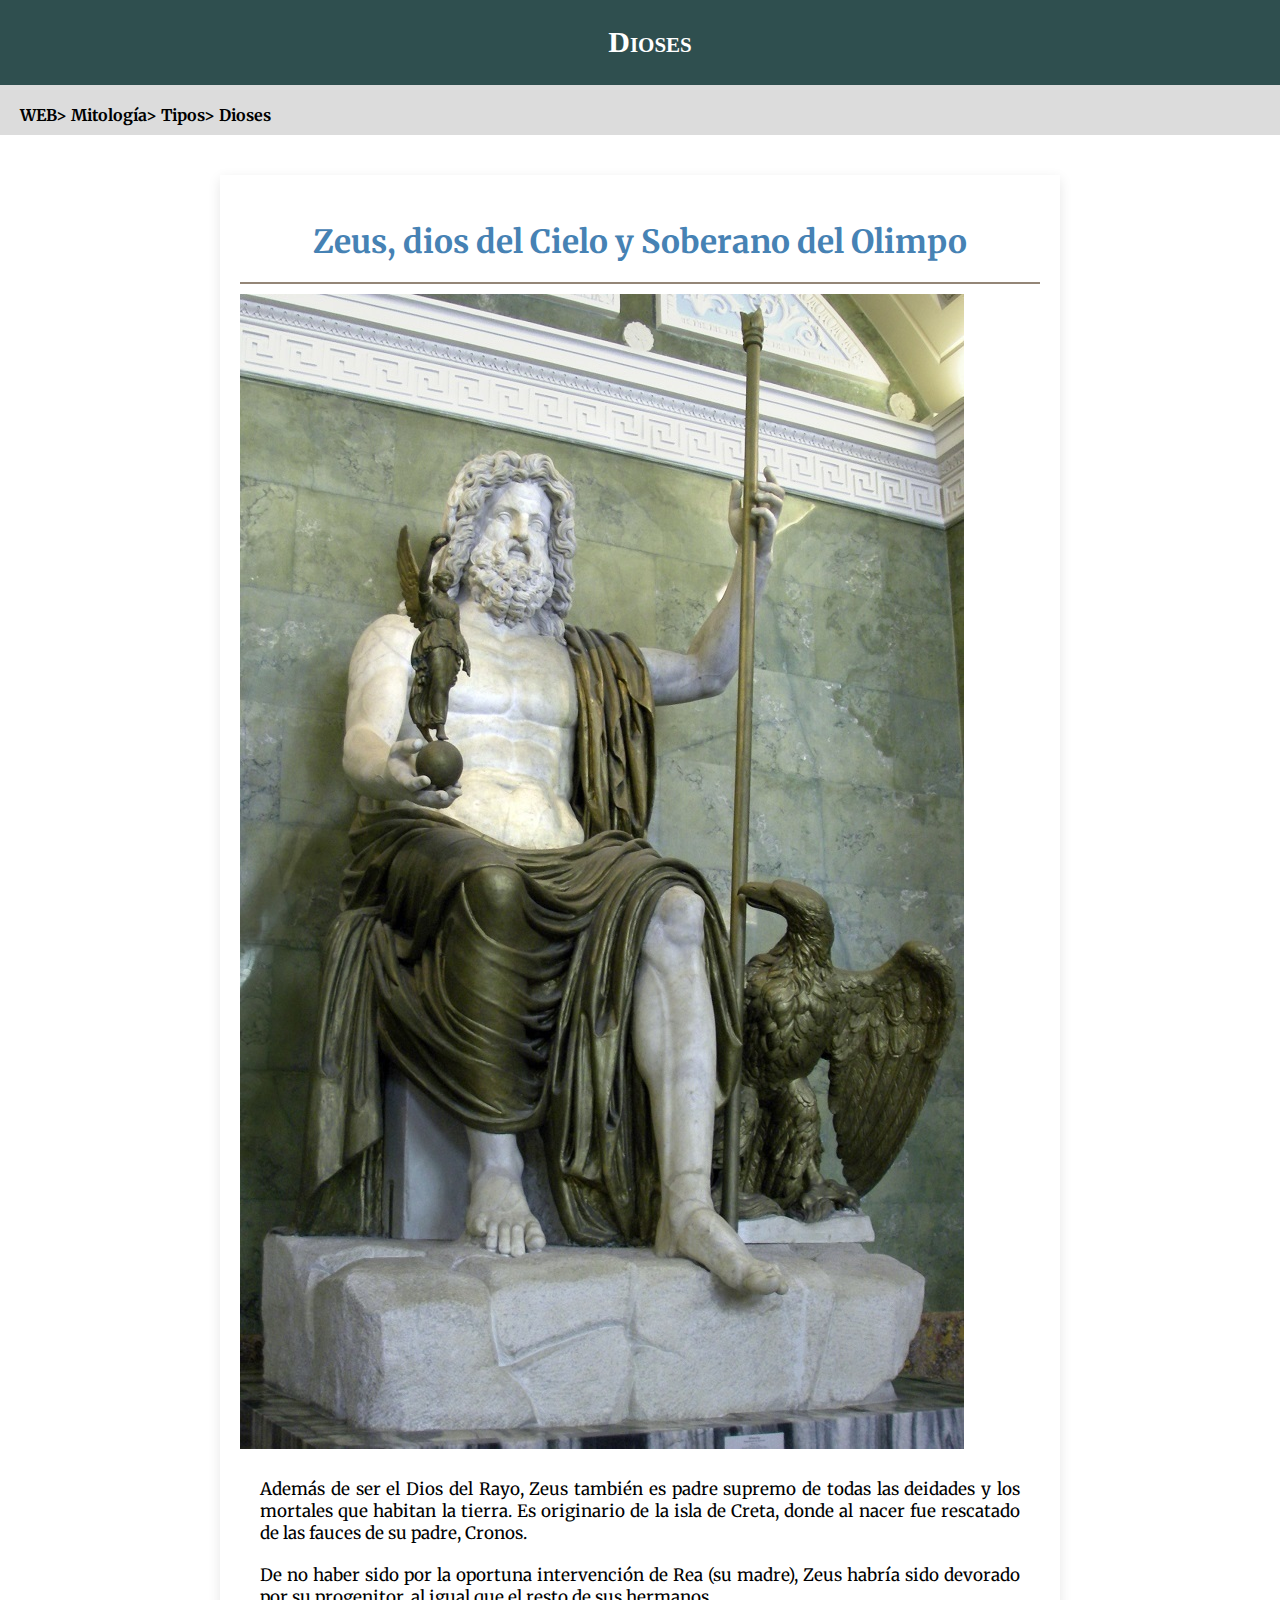
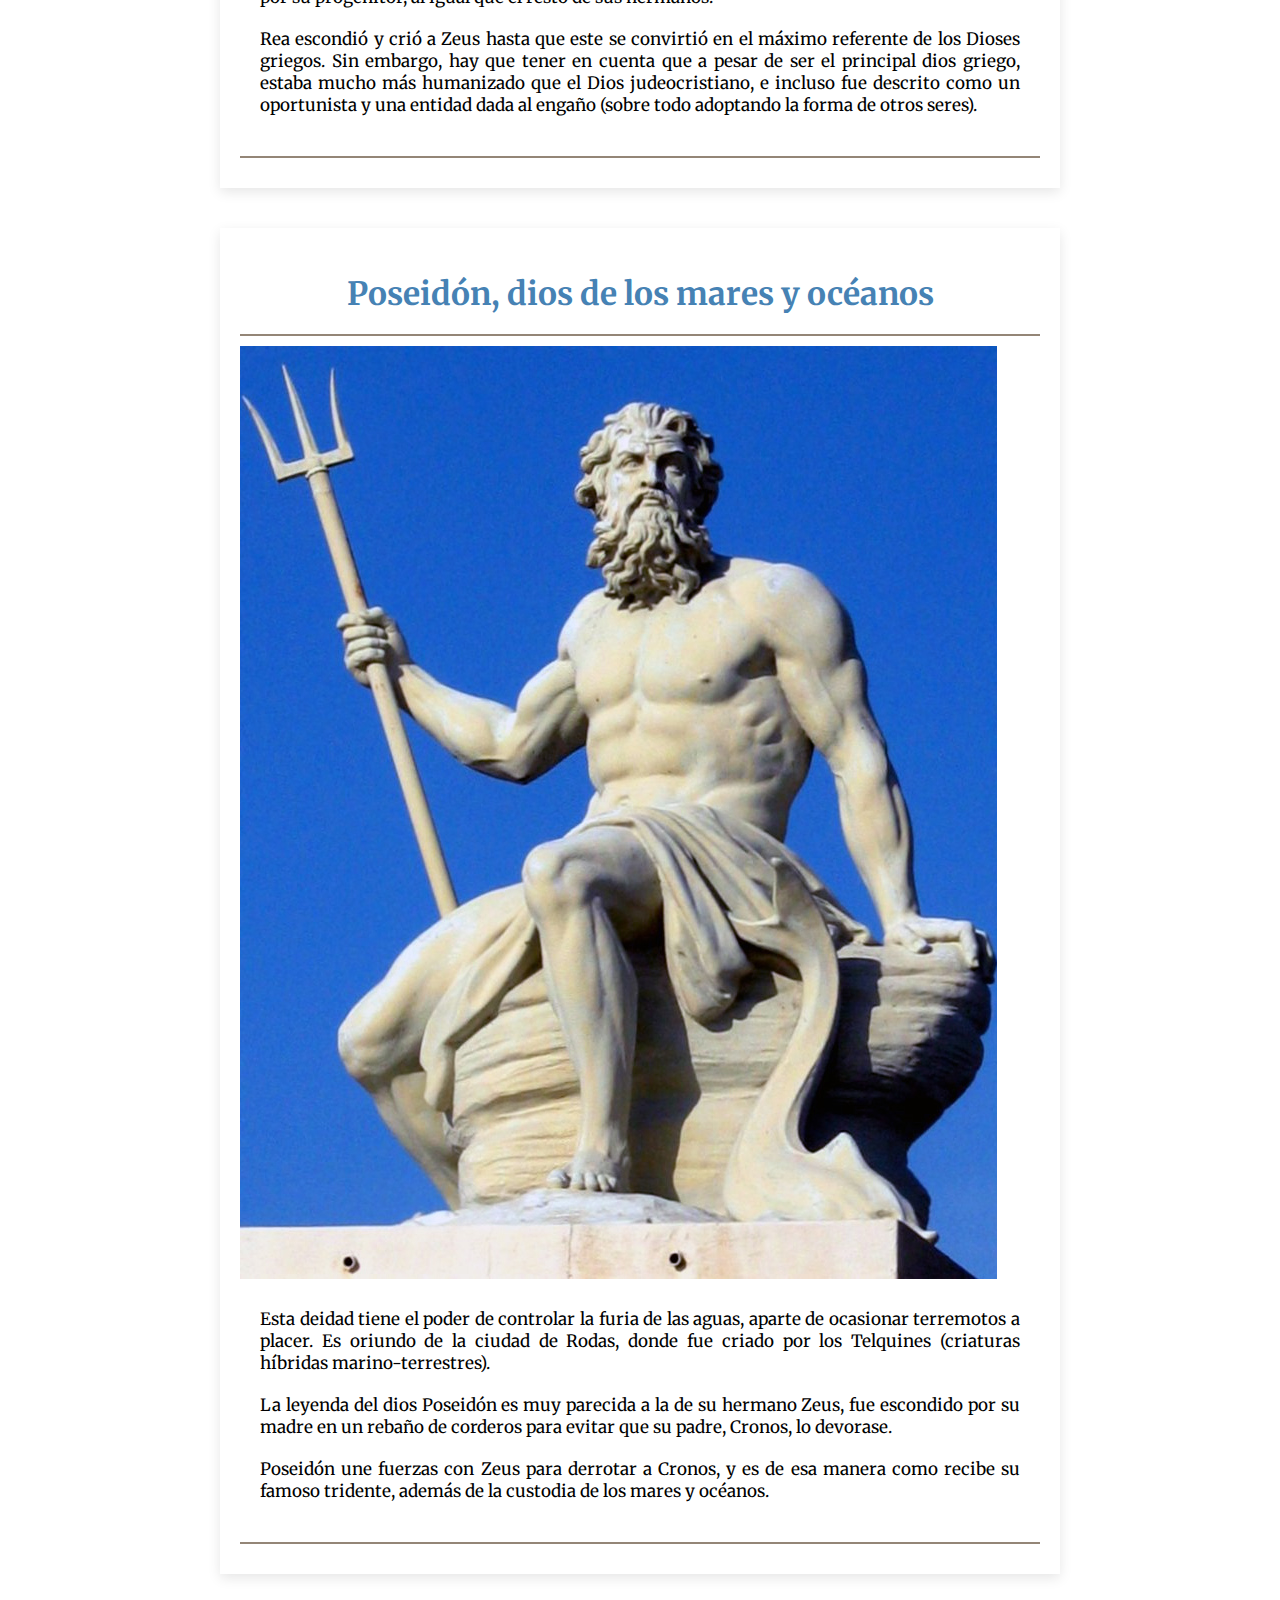
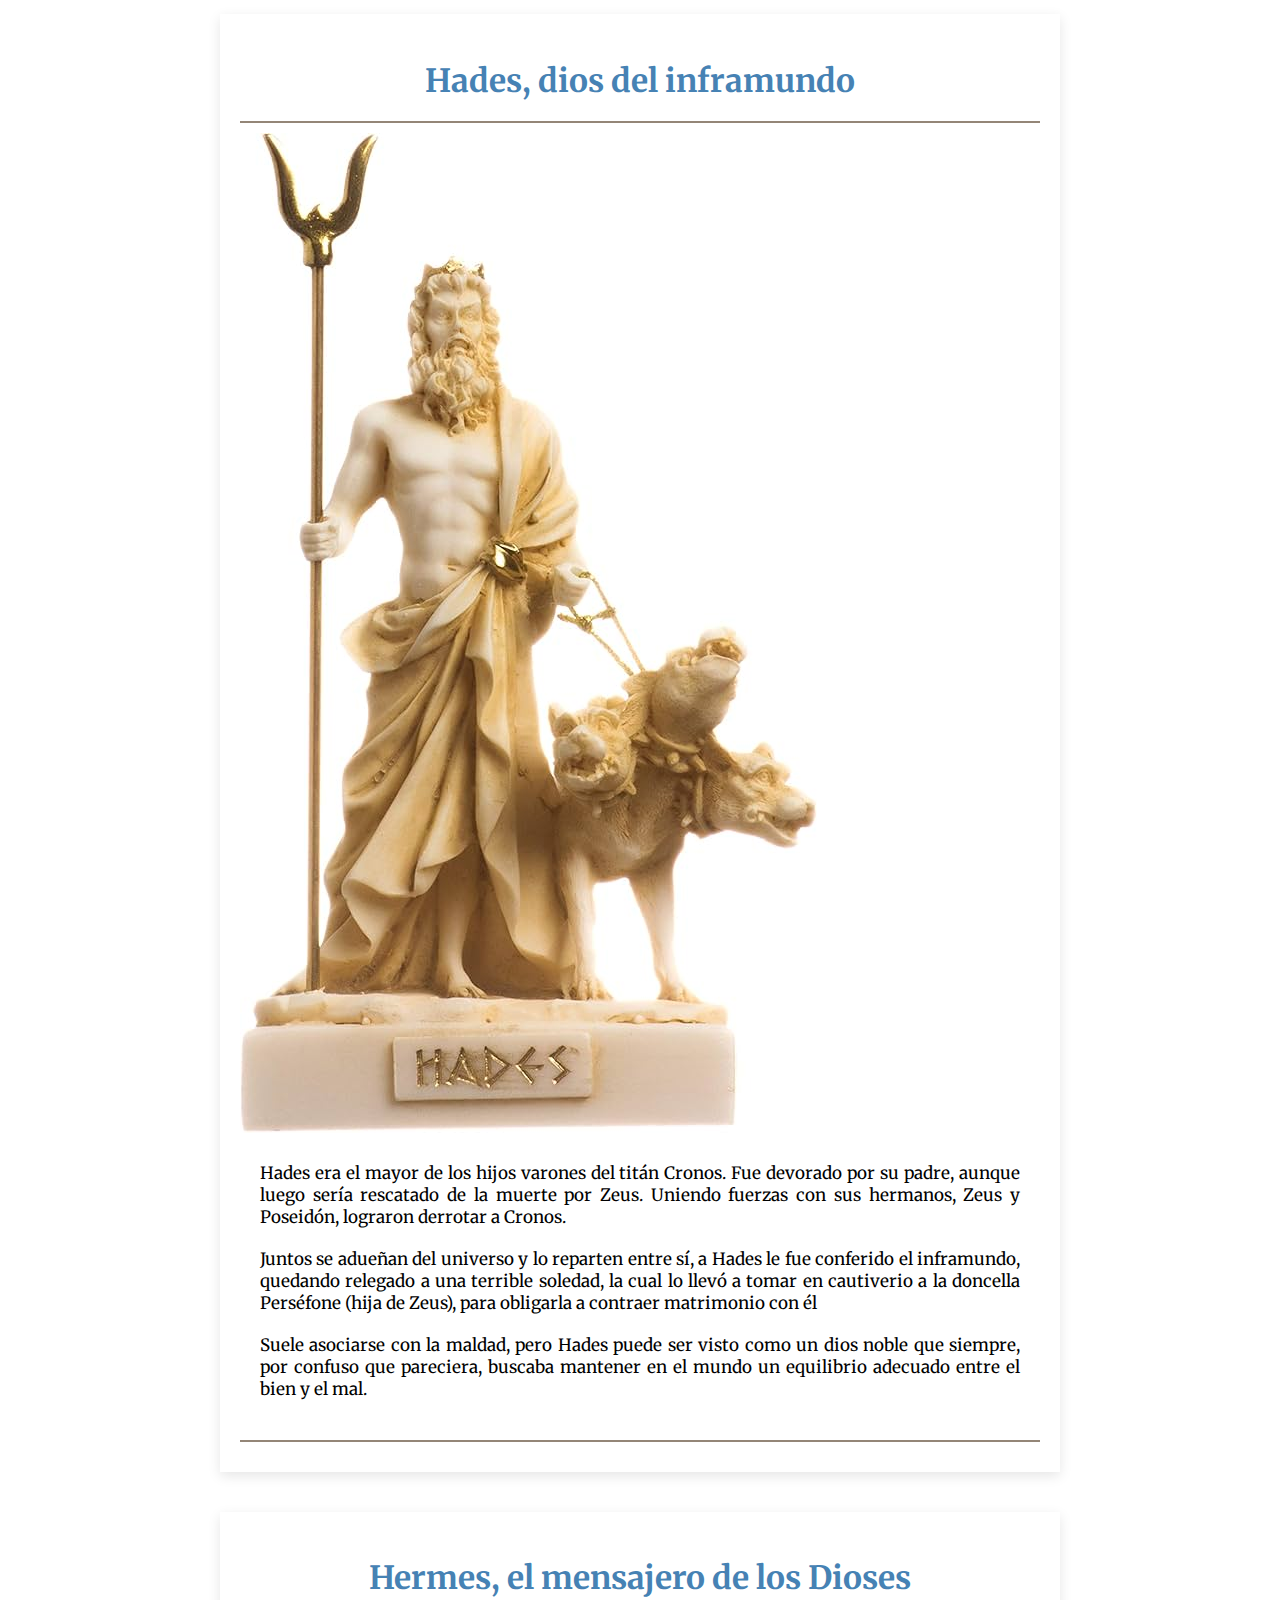
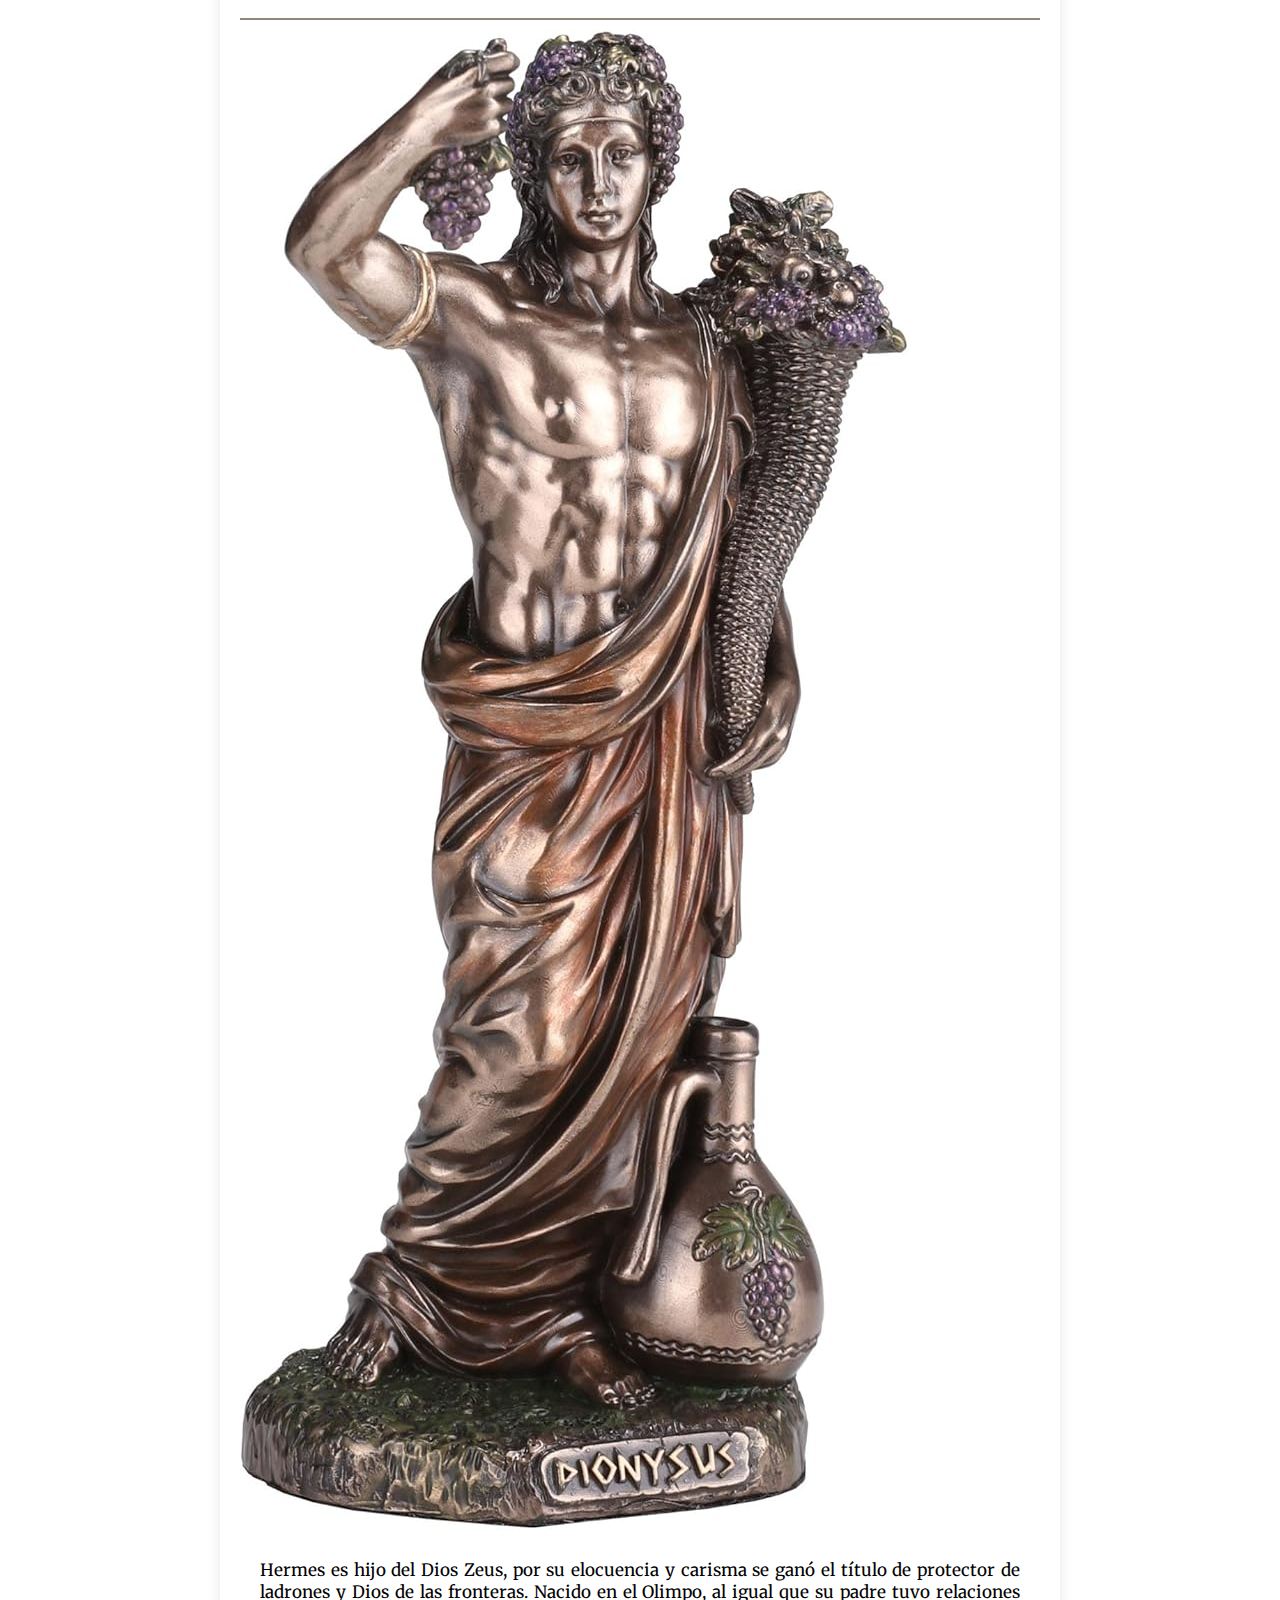
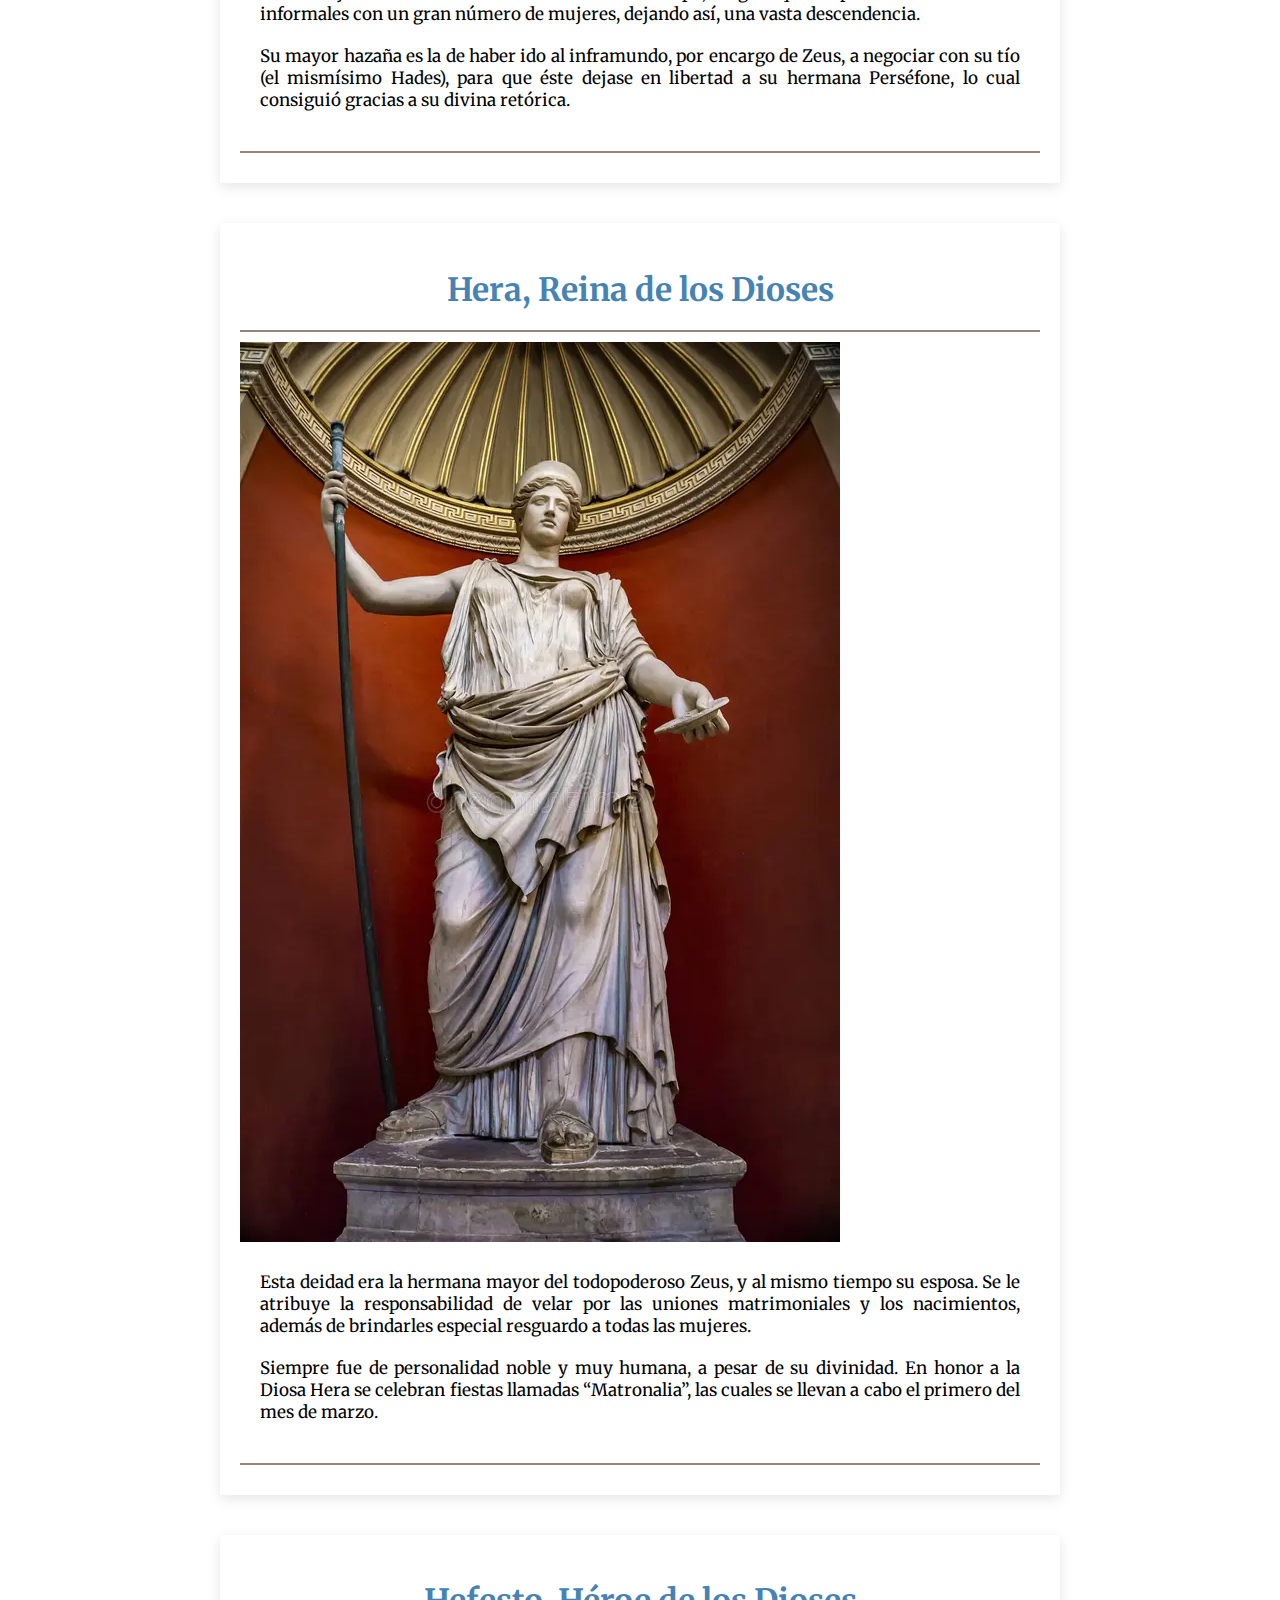
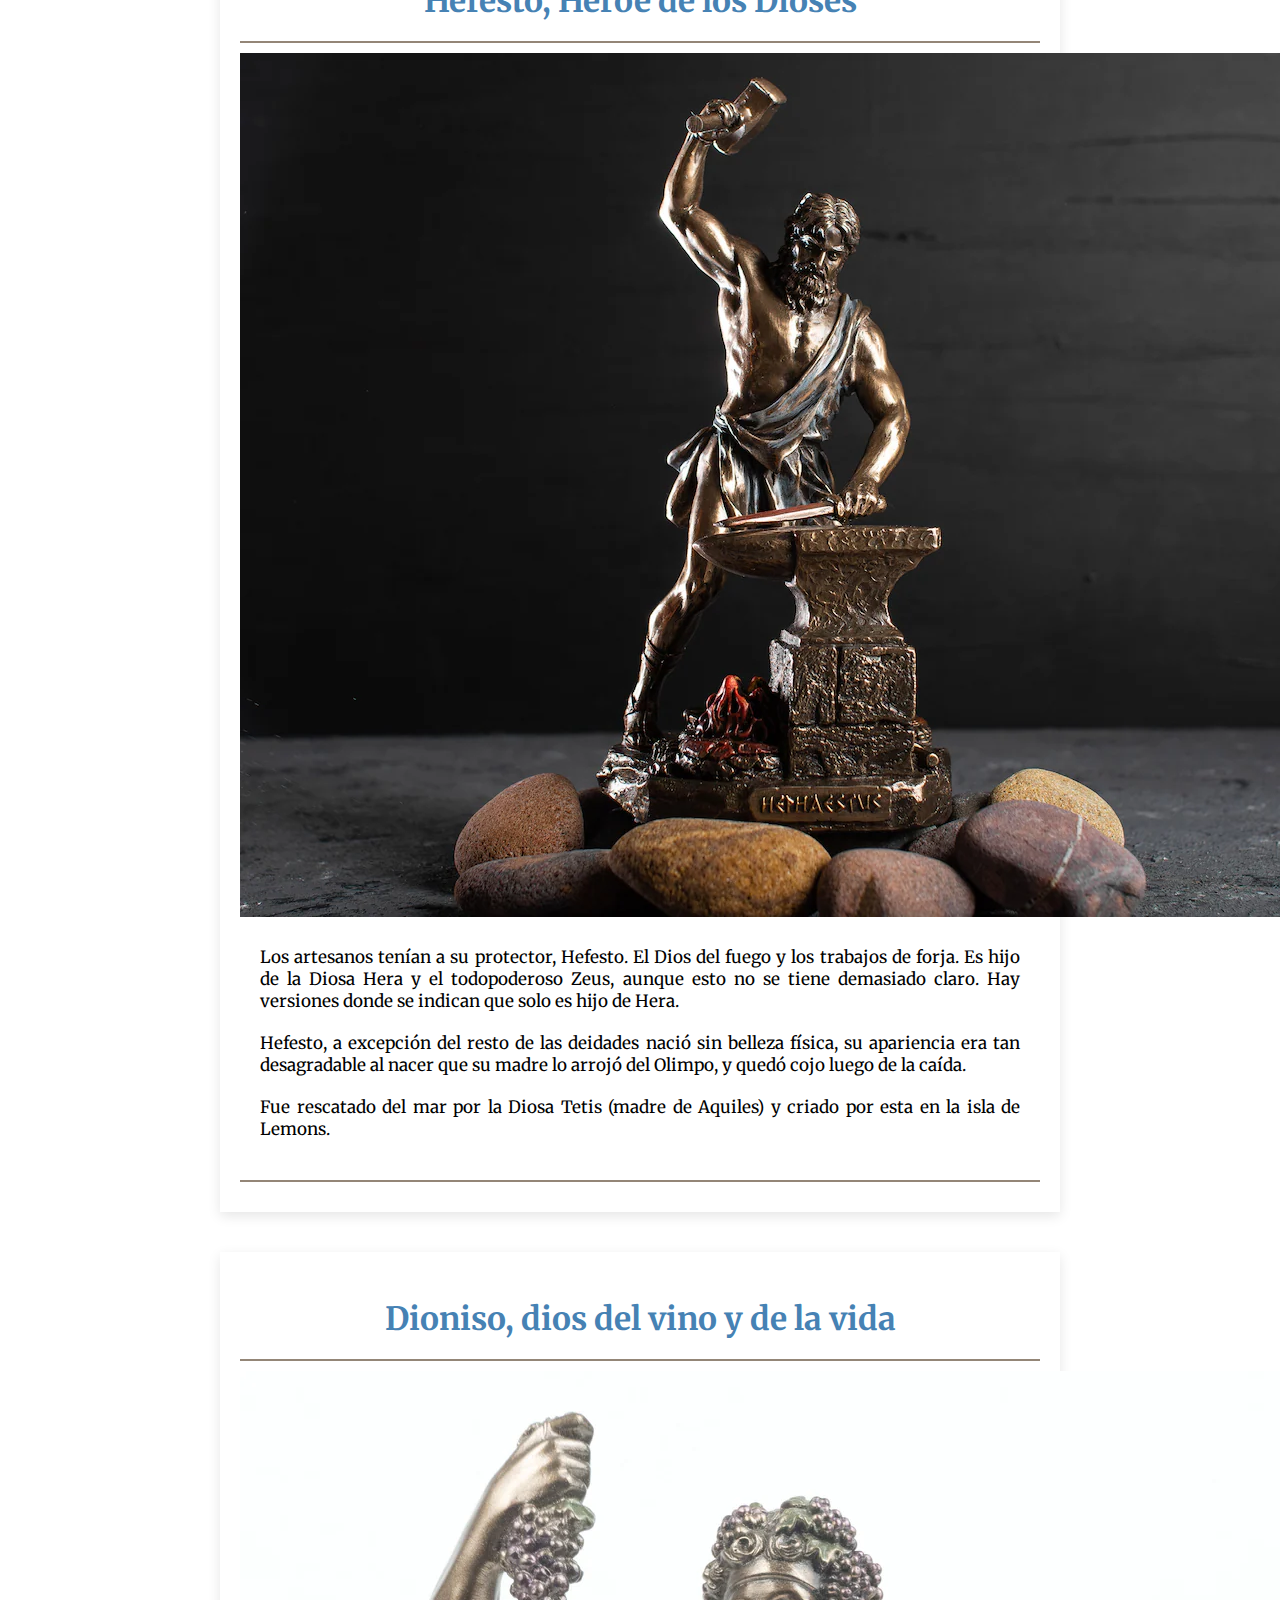
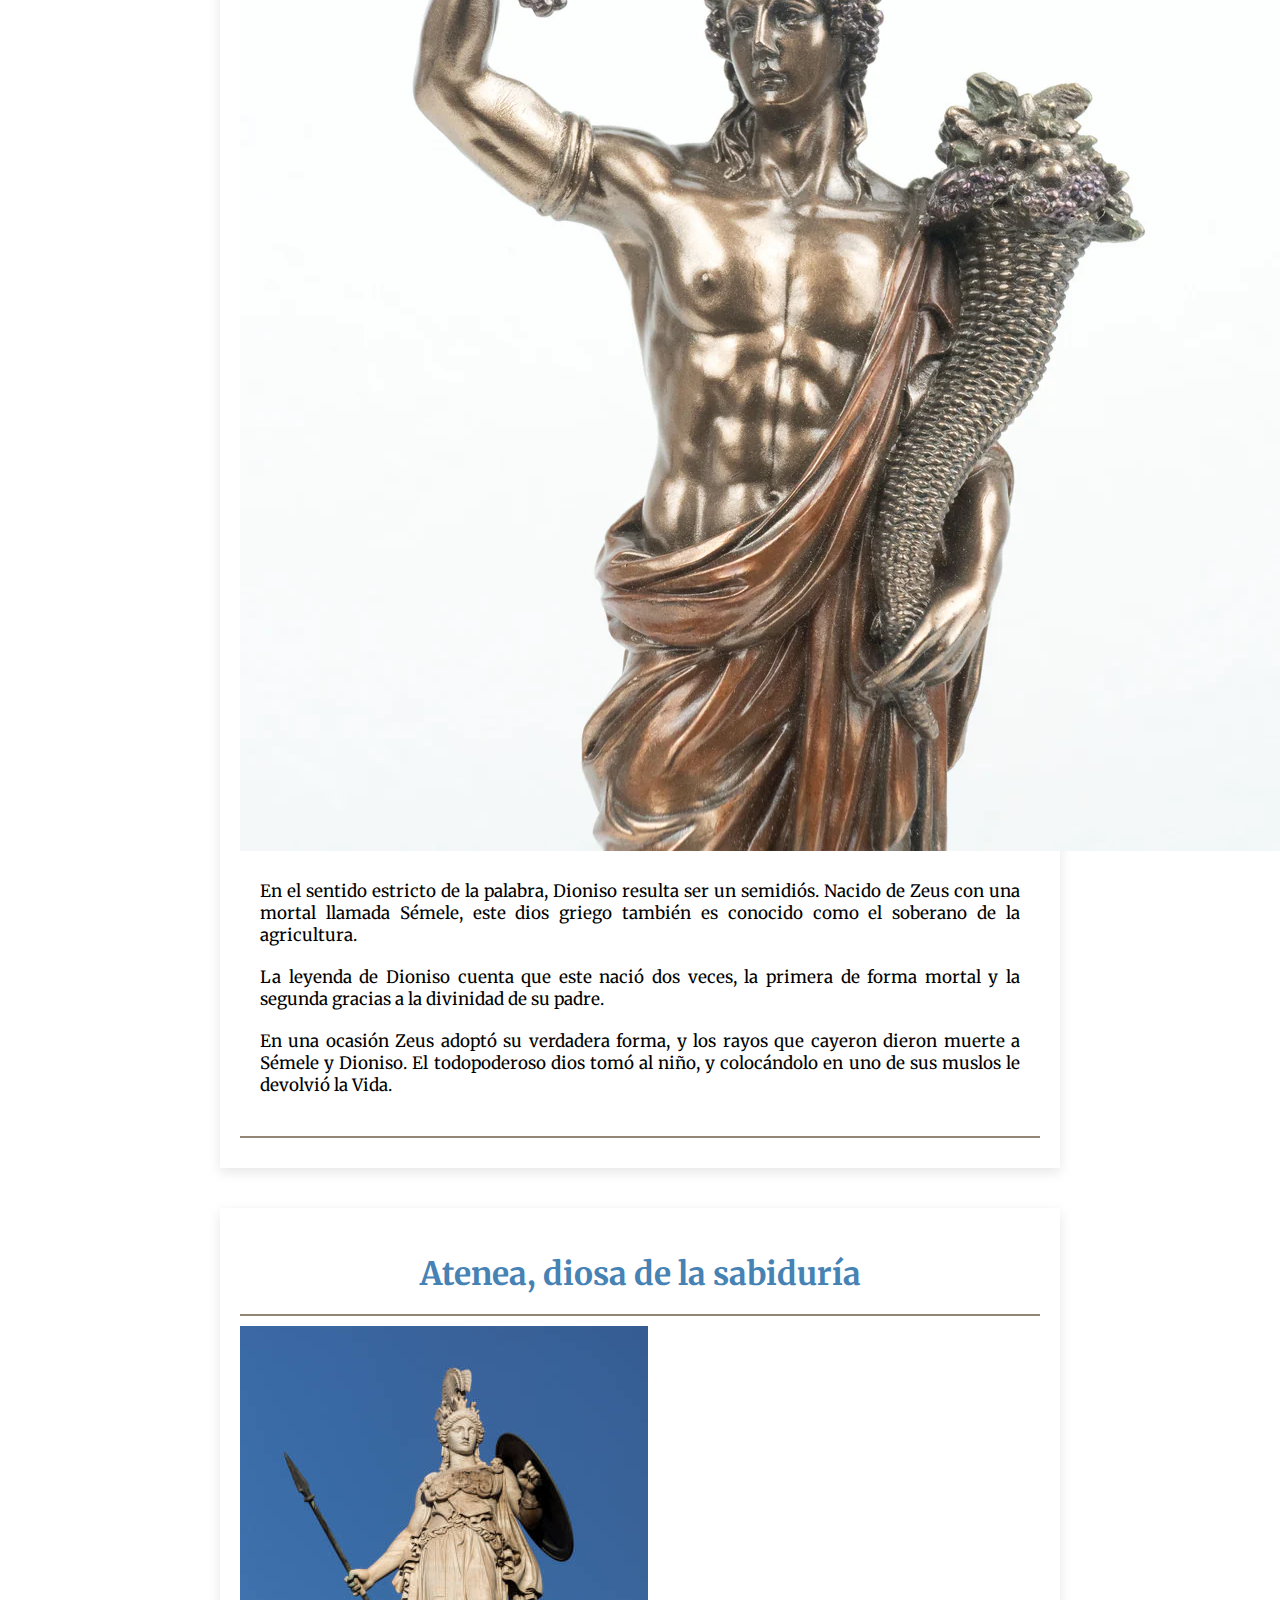
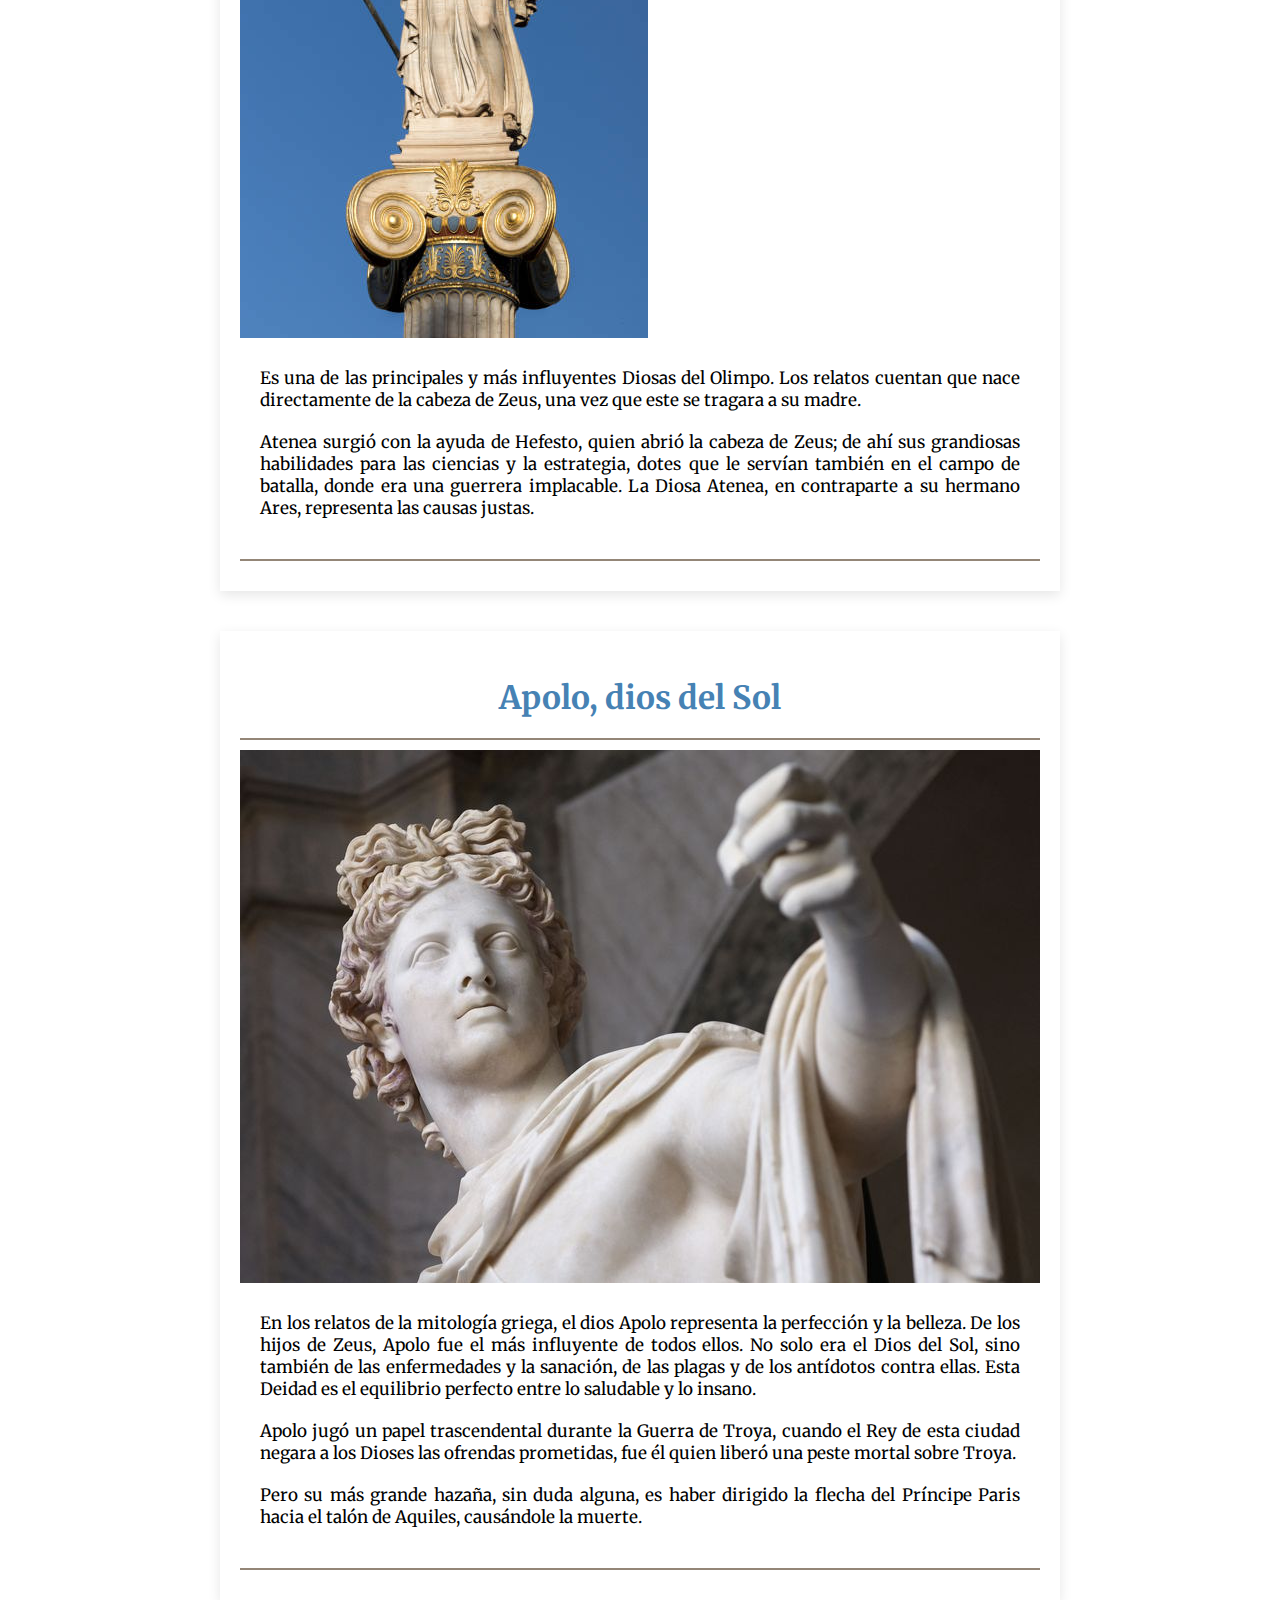
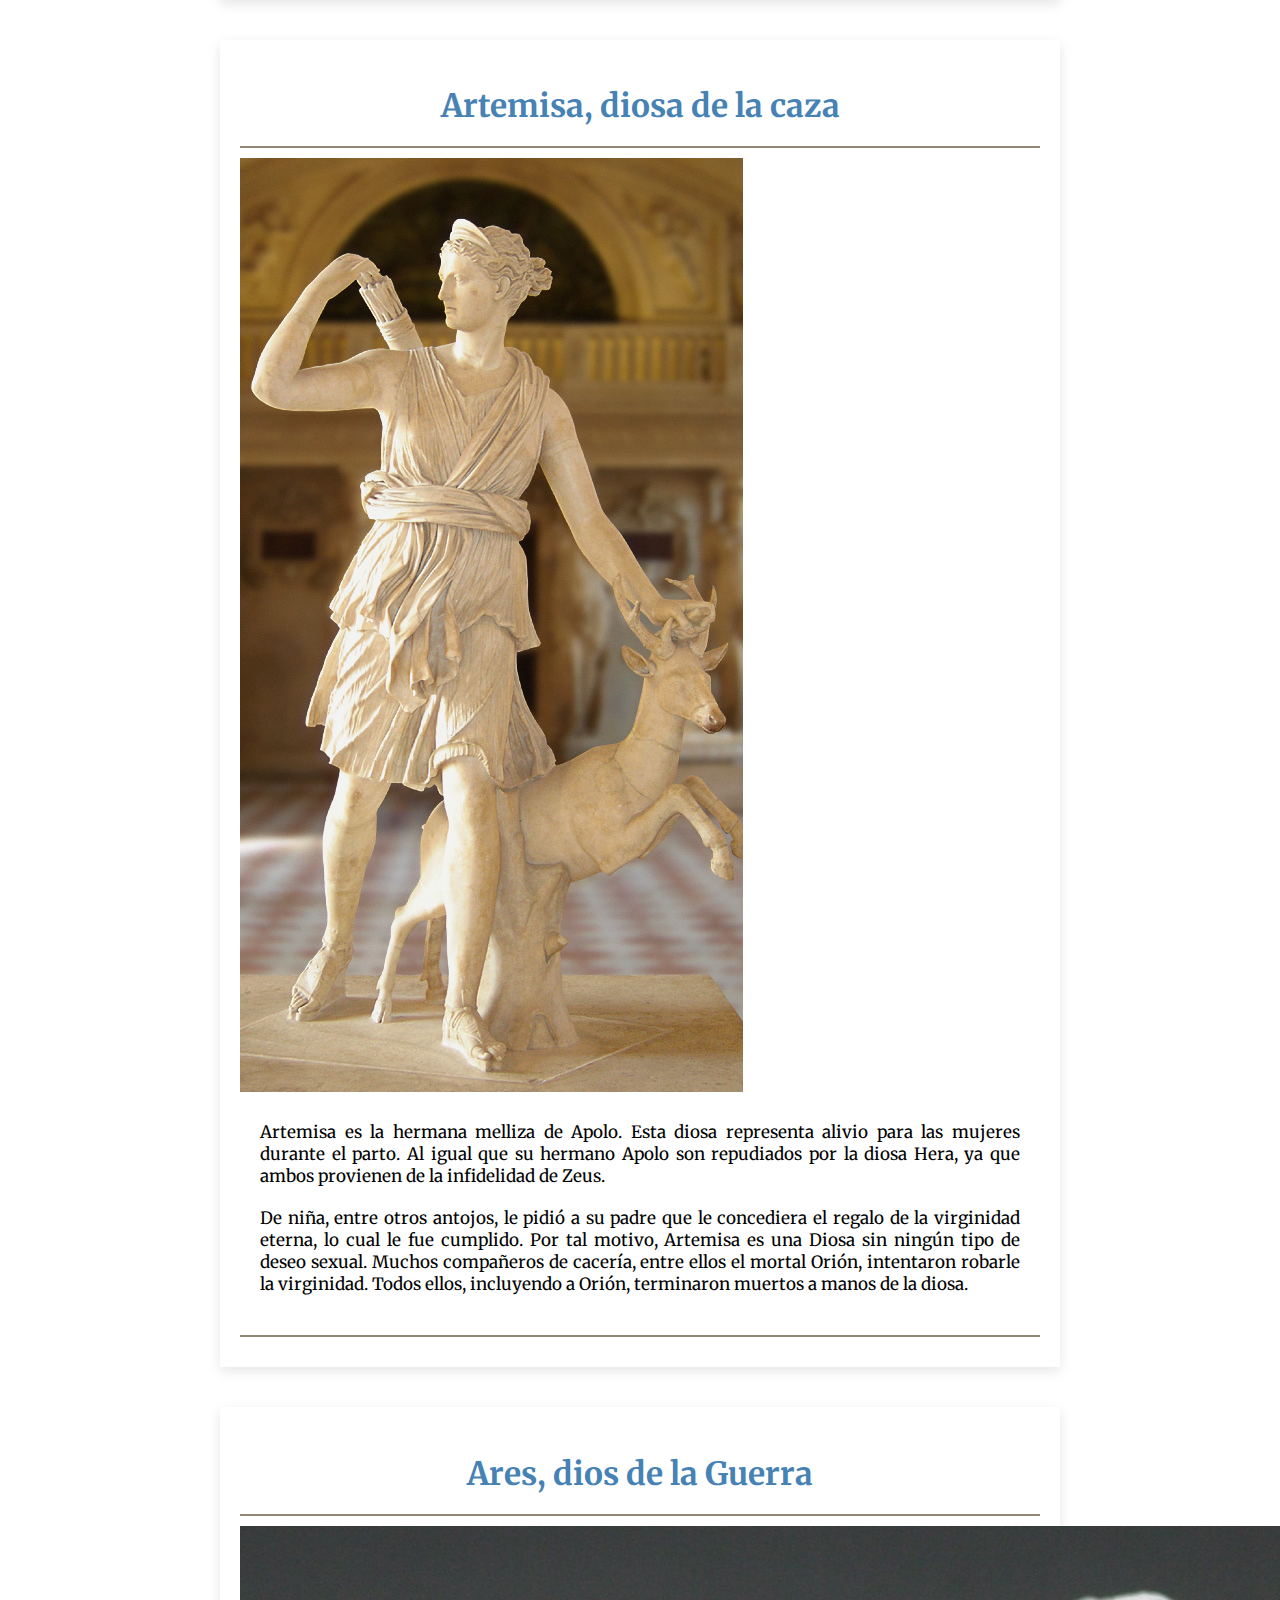
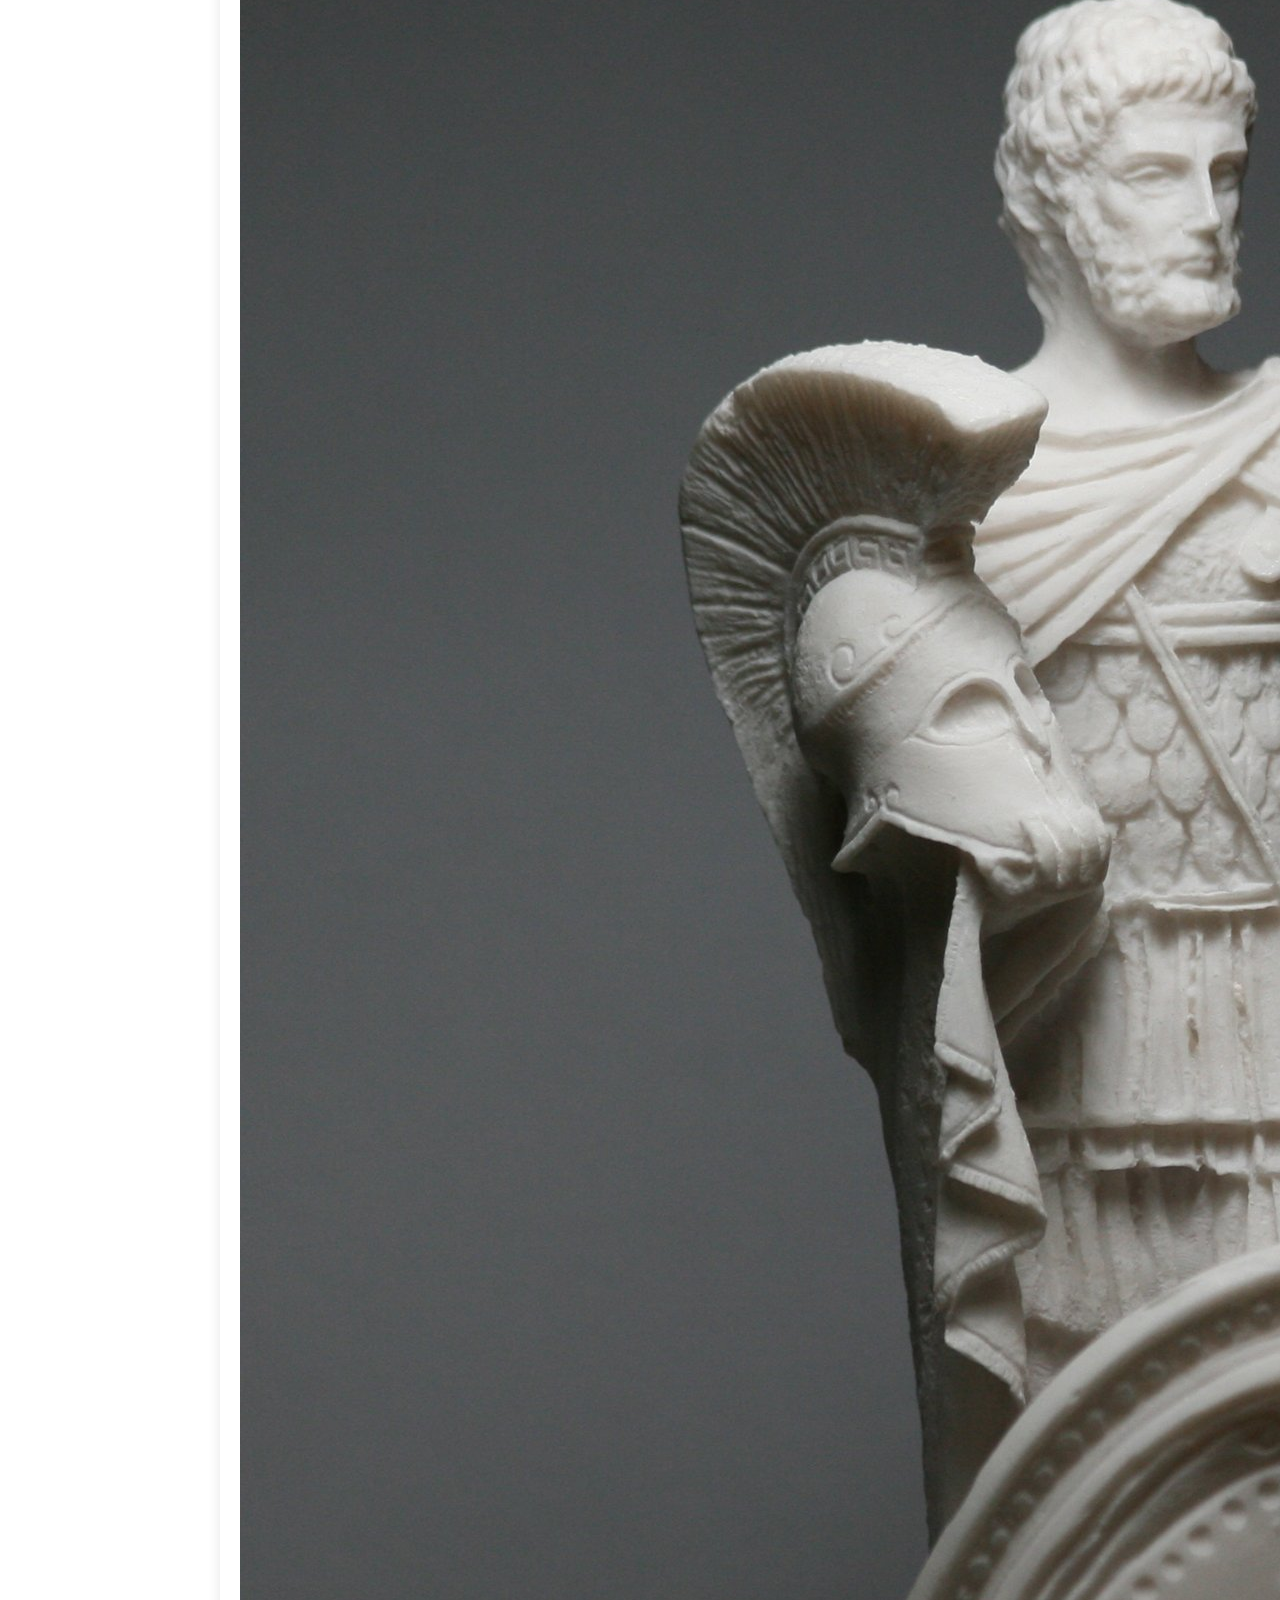
<file: dioses.html>
<!DOCTYPE html>
<html lang="es">
<head>
    <meta charset="UTF-8">
    <meta name="viewport" content="width=device-width, initial-scale=1.0">
    <link rel="stylesheet" href="Estilo-dioses.css">
     <link href="https://fonts.googleapis.com/css2?family=Merriweather:ital,opsz,wght@0,18..144,300..900;1,18..144,300..900&display=swap" rel="stylesheet">
     <script type="application/ld+json">
    {
        "@context": "https://schema.org",
        "@type": "BreadcrumbList",
        "itemListElement": [
    {
      "@type": "ListItem",
      "position": 1,
      "name": "Inicio",
      "item": "https://ivanrodriguezcuellar.github.io"
    },
    {
      "@type": "ListItem",
      "position": 2,
      "name": "Mitología",
      "item": "https://ivanrodriguezcuellar.github.io/mitologia.html"
    },
    {
      "@type": "ListItem",
      "position": 3,
      "name": "Tipos",
      "item": "https://ivanrodriguezcuellar.github.io/tipos.html"
    },
    {
      "@type": "ListItem",
      "position": 4,
      "name": "Dioses",
      "item": "https://ivanrodriguezcuellar.github.io/dioses.html"
    }
  ]
}
</script>
<script type="application/ld+json">
{
  "@context": "https://schema.org",
  "@type": "Article",
  "mainEntityOfPage": {
    "@type": "WebPage",
    "@id": "https://ivanrodriguezcuellar.github.io/dioses.html"
  },
  "headline": "Guía de los Dioses Griegos: Ares y Deméter",
  "description": "Aprende todo sobre Ares, el dios de la guerra, y Deméter, la diosa de la agricultura y las estaciones, en nuestra guía de mitología griega.",
  "image": [
    "https://ivanrodriguezcuellar.github.io/ares.jpg",
    "https://ivanrodriguezcuellar.github.io/demeter.jpg"
  ],
  "author": {
    "@type": "Person",
    "name": "Iván Rodríguez"
  },
  "publisher": {
    "@type": "Organization",
    "name": "TESOROS DEL PLANETA",
    "logo": {
      "@type": "ImageObject",
      "url": "https://ivanrodriguezcuellar.github.io/icono.png"
    }
  },
  "articleBody": "Exploración detallada de las deidades del Olimpo, centrándose en Ares, su sed de batalla y rivalidades, y Deméter, su papel en la agricultura y el origen de las estaciones a través del mito de Perséfone.",
  "hasPart": [
    {
      "@type": "WebPageElement",
      "name": "Ares, dios de la guerra",
      "description": "Análisis de Ares, su naturaleza violenta y su relación con los otros dioses olímpicos."
    },
    {
      "@type": "WebPageElement",
      "name": "Deméter, diosa de la agricultura",
      "description": "Historia de Deméter, el ciclo de las cosechas y el rapto de su hija Perséfone."
    }
  ],
  "inLanguage": "es",
  "copyrightYear": "2025"
}
</script>
    <title>Dioses</title>
</head>
<body>
    <header>
        <h1>Dioses</h1>
        <div> 
            <a href="index.html">WEB</a>>
            <a href="mitologia.html">Mitología</a>>
            <a href="tipos.html">Tipos</a>>
            <a href="dioses.html">Dioses</a>
        </div>
    </header>

<main>
    <section>
    <article>
        <h2><a href="#Zeus"></a>Zeus, dios del Cielo y Soberano del Olimpo</h2>
        <img src="zeus3.jpg" alt="Zeus" class="dioses">
        <p>Además de ser el Dios del Rayo, Zeus también es padre supremo de todas las deidades y los mortales que habitan la tierra. Es originario de la isla de Creta, donde al nacer fue rescatado de las fauces de su padre, Cronos.</p>

        <p>De no haber sido por la oportuna intervención de Rea (su madre), Zeus habría sido devorado por su progenitor, al igual que el resto de sus hermanos.</p>

        <p>Rea escondió y crió a Zeus hasta que este se convirtió en el máximo referente de los Dioses griegos. Sin embargo, hay que tener en cuenta que a pesar de ser el principal dios griego, estaba mucho más humanizado que el Dios judeocristiano, e incluso fue descrito como un oportunista y una entidad dada al engaño (sobre todo adoptando la forma de otros seres).</p>
    </article>
</section>


    <section> 
        <article> 
            <h2>Poseidón, dios de los mares y océanos</h2> 
        <img src="poseidon.jpg" alt="Poseidón" class="dioses"> 
        <p>Esta deidad tiene el poder de controlar la furia de las aguas, aparte de ocasionar terremotos a placer. Es oriundo de la ciudad de Rodas, donde fue criado por los Telquines (criaturas híbridas marino-terrestres).</p> 

        <p>La leyenda del dios Poseidón es muy parecida a la de su hermano Zeus, fue escondido por su madre en un rebaño de corderos para evitar que su padre, Cronos, lo devorase.</p> 

        <p>Poseidón une fuerzas con Zeus para derrotar a Cronos, y es de esa manera como recibe su famoso tridente, además de la custodia de los mares y océanos.</p> 
    </article>
    </section>

    <section> 
        <article> 
            <h2>Hades, dios del inframundo</h2> 
        <img src="hades.jpg" alt="Hades" class="dioses"> 
        <p>Hades era el mayor de los hijos varones del titán Cronos. Fue devorado por su padre, aunque luego sería rescatado de la muerte por Zeus. Uniendo fuerzas con sus hermanos, Zeus y Poseidón, lograron derrotar a Cronos.</p> 

        <p>Juntos se adueñan del universo y lo reparten entre sí, a Hades le fue conferido el inframundo, quedando relegado a una terrible soledad, la cual lo llevó a tomar en cautiverio a la doncella Perséfone (hija de Zeus), para obligarla a contraer matrimonio con él</p> 

        <p>Suele asociarse con la maldad, pero Hades puede ser visto como un dios noble que siempre, por confuso que pareciera, buscaba mantener en el mundo un equilibrio adecuado entre el bien y el mal.</p> 
    </article> 
</section>

<section> 
        <article> 
            <h2>Hermes, el mensajero de los Dioses</h2> 
        <img src="hermes.webp" alt="Hermes" class="dioses"> 
        <p>Hermes es hijo del Dios Zeus, por su elocuencia y carisma se ganó el título de protector de ladrones y Dios de las fronteras. Nacido en el Olimpo, al igual que su padre tuvo relaciones informales con un gran número de mujeres, dejando así, una vasta descendencia.</p> 

        <p>Su mayor hazaña es la de haber ido al inframundo, por encargo de Zeus, a negociar con su tío (el mismísimo Hades), para que éste dejase en libertad a su hermana Perséfone, lo cual consiguió gracias a su divina retórica.</p> 
    </article> 
</section>

<section> 
        <article> 
            <h2>Hera, Reina de los Dioses</h2> 
        <img src="hera.webp" alt="Hera" class="dioses"> 
        <p>Esta deidad era la hermana mayor del todopoderoso Zeus, y al mismo tiempo su esposa. Se le atribuye la responsabilidad de velar por las uniones matrimoniales y los nacimientos, además de brindarles especial resguardo a todas las mujeres.</p> 

        <p>Siempre fue de personalidad noble y muy humana, a pesar de su divinidad. En honor a la Diosa Hera se celebran fiestas llamadas “Matronalia”, las cuales se llevan a cabo el primero del mes de marzo.</p> 
    </article> 
</section>

<section> 
        <article> 
            <h2>Hefesto, Héroe de los Dioses</h2> 
        <img src="hefesto.webp" alt="Hefesto" class="dioses"> 
        <p>Los artesanos tenían a su protector, Hefesto. El Dios del fuego y los trabajos de forja. Es hijo de la Diosa Hera y el todopoderoso Zeus, aunque esto no se tiene demasiado claro. Hay versiones donde se indican que solo es hijo de Hera.</p> 

        <p>Hefesto, a excepción del resto de las deidades nació sin belleza física, su apariencia era tan desagradable al nacer que su madre lo arrojó del Olimpo, y quedó cojo luego de la caída.</p>

        <p>Fue rescatado del mar por la Diosa Tetis (madre de Aquiles) y criado por esta en la isla de Lemons.</p>
    </article> 
</section>

<section> 
        <article> 
            <h2>Dioniso, dios del vino y de la vida</h2> 
        <img src="dioniso.webp" alt="Dioniso" class="dioses"> 
        <p>En el sentido estricto de la palabra, Dioniso resulta ser un semidiós. Nacido de Zeus con una mortal llamada Sémele, este dios griego también es conocido como el soberano de la agricultura.</p> 

        <p>La leyenda de Dioniso cuenta que este nació dos veces, la primera de forma mortal y la segunda gracias a la divinidad de su padre.</p>

        <p>En una ocasión Zeus adoptó su verdadera forma, y los rayos que cayeron dieron muerte a Sémele y Dioniso. El todopoderoso dios tomó al niño, y colocándolo en uno de sus muslos le devolvió la Vida.</p> 
    </article> 
</section>

<section> 
        <article> 
            <h2>Atenea, diosa de la sabiduría</h2> 
        <img src="atenea.jpg" alt="Atenea" class="dioses"> 
        <p>Es una de las principales y más influyentes Diosas del Olimpo. Los relatos cuentan que nace directamente de la cabeza de Zeus, una vez que este se tragara a su madre.</p>

        <p>Atenea surgió con la ayuda de Hefesto, quien abrió la cabeza de Zeus; de ahí sus grandiosas habilidades para las ciencias y la estrategia, dotes que le servían también en el campo de batalla, donde era una guerrera implacable. La Diosa Atenea, en contraparte a su hermano Ares, representa las causas justas.</p>
    </article> 
</section>

<section> 
        <article> 
            <h2>Apolo, dios del Sol</h2> 
        <img src="apolo.jfif" alt="Apolo" class="dioses"> 
        <p>En los relatos de la mitología griega, el dios Apolo representa la perfección y la belleza. De los hijos de Zeus, Apolo fue el más influyente de todos ellos. No solo era el Dios del Sol, sino también de las enfermedades y la sanación, de las plagas y de los antídotos contra ellas. Esta Deidad es el equilibrio perfecto entre lo saludable y lo insano.</p>

        <p>Apolo jugó un papel trascendental durante la Guerra de Troya, cuando el Rey de esta ciudad negara a los Dioses las ofrendas prometidas, fue él quien liberó una peste mortal sobre Troya.</p>

        <p>Pero su más grande hazaña, sin duda alguna, es haber dirigido la flecha del Príncipe Paris hacia el talón de Aquiles, causándole la muerte.</p>
    </article> 
</section>

<section> 
        <article> 
            <h2>Artemisa, diosa de la caza</h2> 
        <img src="artemisa.jpg" alt="Artemisa" class="dioses"> 
        <p>Artemisa es la hermana melliza de Apolo. Esta diosa representa alivio para las mujeres durante el parto. Al igual que su hermano Apolo son repudiados por la diosa Hera, ya que ambos provienen de la infidelidad de Zeus.</p>

        <p>De niña, entre otros antojos, le pidió a su padre que le concediera el regalo de la virginidad eterna, lo cual le fue cumplido. Por tal motivo, Artemisa es una Diosa sin ningún tipo de deseo sexual. Muchos compañeros de cacería, entre ellos el mortal Orión, intentaron robarle la virginidad. Todos ellos, incluyendo a Orión, terminaron muertos a manos de la diosa.</p>
    </article> 
</section>

<section> 
        <article> 
            <h2>Ares, dios de la Guerra</h2> 
        <img src="ares.jpg" alt="Ares" class="dioses"> 
        <p>Ares es la contraparte de su hermana, la diosa Atenea. Esta deidad representa el instinto más puro y visceral de la guerra, es la violencia en su máxima expresión. Es fundador de la ciudad de Tebas, donde habitan los espartanos.</p>

        <p>A pesar de ser el Dios de la guerra, Ares fue derrotado en varias ocasiones por su hermana Atenea. También es conocida la anécdota de cuando fue herido por el héroe Diomedes y tuvo que regresar al Olimpo para sanar, dejando a los troyanos sin su ayuda durante la guerra.</p>
    </article> 
</section>

<section> 
        <article> 
            <h2>Afrodita, diosa de la belleza y el amor</h2> 
        <img src="afrodita.jpg" alt="Afrodita" class="dioses"> 
        <p>Lujuriosa y llena de pasión, así es la Diosa Afrodita. Esta deidad gobierna sobre todo lo relacionado al sexo y la reproducción. Nace producto del esperma del titán griego Urano, a quien Cronos le cortó los testículos.</p>

        <p>Emerge del mar directamente como adulta, siendo deseada por muchos hombres desde el primer momento. Por temor de un conflicto en el Olimpo, Zeus decide que sea Hefesto quien se queda con Afrodita, pero la Diosa nunca deseó estar con él, y sería Ares quien calmara los intensos deseos sexuales de Afrodita.</p>

        <p>Hefesto, tras el enfado y la deshonra que representó el adulterio cometido por Afrodita, se quejó ante los Dioses del Olimpo, pero estos hicieron caso omiso de sus reclamos, y sintieron envidia de Ares.</p>
    </article> 
</section>


<section> 
        <article> 
            <h2>Deméter, diosa de la agricultura y las estaciones</h2> 
        <img src="demeter.jpg" alt="Demeter" class="dioses"> 
        <p>Deméter es una de las deidades más antiguas y veneradas del panteón griego. Gobierna sobre las cosechas, los cultivos y la fertilidad de la tierra, siendo esencial para la subsistencia de los humanos. Su vínculo con la agricultura va más allá de lo práctico: representa también el ciclo de la vida, la muerte y el renacimiento.</p>

        
        <p>Su mito más famoso es el del rapto de su hija Perséfone por parte de Hades. Este suceso provocó en Deméter un profundo dolor que hizo que descuidara la tierra, llevando a la humanidad a vivir su primer invierno. Finalmente, tras una negociación, se permitió que Perséfone pasara parte del año con su madre y parte con Hades, dando origen al cambio de estaciones: la primavera y el verano cuando madre e hija están juntas, y el otoño y el invierno cuando están separadas.</p>

        <p>Deméter simboliza el poder femenino vinculado a la nutrición, la protección y el ciclo natural del mundo. Sus enseñanzas están ligadas al respeto por la naturaleza y el equilibrio entre el dar y recibir.</p>
    </article>
    
    <footer>
        <p>&copy; 2025 Maravillas del Mundo. Todos los derechos reservados.</p>
    </footer>
</section>
    </main>   
</body>
</html>
</file>
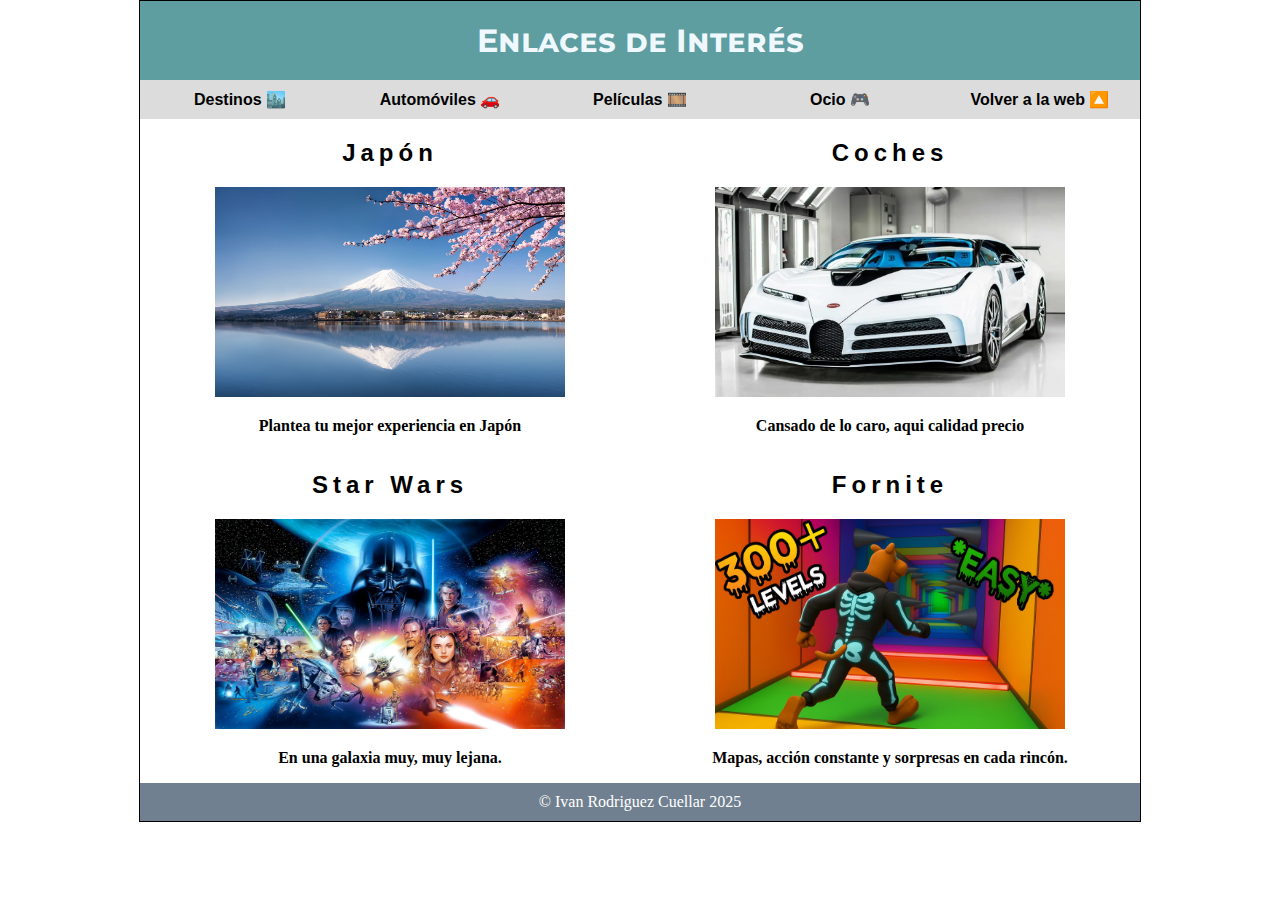
<file: Enlaces.html>
<!DOCTYPE html>
<html lang="es">
<head>
    <meta charset="UTF-8">
    <meta name="viewport" content="width=device-width, initial-scale=1.0">
    <link rel="preconnect" href="https://fonts.googleapis.com">
    <link rel="preconnect" href="https://fonts.gstatic.com" crossorigin>
    <link href="https://fonts.googleapis.com/css2?family=Montserrat:ital,wght@0,100..900;1,100..900&display=swap" rel="stylesheet">
    <link rel="preconnect" href="https://fonts.googleapis.com">
    <link rel="preconnect" href="https://fonts.gstatic.com" crossorigin>
    <link href="https://fonts.googleapis.com/css2?family=Merriweather:ital,opsz,wght@0,18..144,300..900;1,18..144,300..900&display=swap" rel="stylesheet">
    <meta charset="UTF-8">
    <meta name="viewport" content="width=device-width, initial-scale=1.0">
    <meta name="description" content="Esta es una pagina dedicada solo a optimización y posicionamiento web">
    <link rel="icon" href="favicon.ico">
    <link rel="stylesheet" href="Estilo-enlaces.css">
    <meta name="description" content="Las maravillas del mundo son unas de las construcciones más asombrosas que ha hecho el ser humano, destacando por su belleza, tamaño e importancia histórica.">
    <!-- Las keywords son palabras ignoradas por Google y la mayoria de los buscadores-->
    <meta name="keyword" content="viaje, países, billete, vuelo, hotel, precio, dinero, monumento">
    <meta name="subject" content="Mundo Antiguo y Moderno">
    <meta name="copyright" content="Iván Rodríguez">
    <meta name="language" content="español">
    <meta name="author" content="Iván Rodríguez">
    <link rel="shorcut icon" href="favicon2.ico" type="image/x-icon">
    <link rel="icon" href="icono web enlaces.png" type="image/png" sizes="32x32">
    <link rel="canonical" href="https://ivanrodriguezcuellar.github.io/Enlaces.html">
    <script type="application/ld+json">
    {
        "@context": "https://schema.org",
        "@type": "BreadcrumbList",
        "itemListElement": [
    {
        "@type": "ListItem",
        "position": 1,
        "name": "Inicio",
        "item": "https://ivanrodriguezcuellar.github.io"
    },
    {
        "@type": "ListItem",
        "position": 2,
        "name": "Enlaces",
        "item": "https://ivanrodriguezcuellar.github.io/Enlaces.html"
    }
  ]
}
</script>
<script type="application/ld+json">
{
  "@context": "https://schema.org",
  "@type": "ItemList",
  "name": "Enlaces de Interés - Tesoros del Planeta",
  "description": "Una lista curada de sitios web sobre destinos, automóviles, películas y ocio.",
  "itemListElement": [
    {
      "@type": "ListItem",
      "position": 1,
      "name": "Japón - Experiencias de viaje",
      "url": "https://naialaa.github.io/"
    },
    {
      "@type": "ListItem",
      "position": 2,
      "name": "Coches - Calidad y precio",
      "url": "https://oscarmg2912.github.io/"
    },
    {
      "@type": "ListItem",
      "position": 3,
      "name": "Star Wars - Galaxia lejana",
      "url": "https://sergiomartingil.github.io/"
    },
    {
      "@type": "ListItem",
      "position": 4,
      "name": "Ocio y Videojuegos",
      "url": "https://pablo-m-p.github.io/entretenimiento/"
    }
  ]
}
</script>
    <title>Enlaces de interes</title>
</head>
<body>
    <header>
        <h1>Enlaces de Interés</h1>
    <nav>
        <ol>
            <li><a href="#Opcion1">Destinos 🏙️</a></li><li><a href="#Opcion2">Automóviles 🚗</a></li><li><a href="#Opcion3">Películas 🎞️</a></li><li><a href="#Opcion4">Ocio 🎮</a></li><li><a href="index.html">Volver a la web 🔼</a></li>
        </ol>
    </nav>
    </header>

    <main>
        <section>
            <article>
                <h2 id="Opcion1"><a href="https://naialaa.github.io/">Japón</a></h2>
                <img src="japon.jpeg" alt="Japón">
                <p>Plantea tu mejor experiencia en Japón</p>
            </article><article>
                <h2 id="Opcion2"><a href="https://oscarmg2912.github.io/">Coches</a></h2>
                <img src="coches.webp" alt="Coches">
                <p>Cansado de lo caro, aqui calidad precio</p>
            </article><article>
                <h2 id="Opcion3"><a href="https://sergiomartingil.github.io/">Star Wars</a></h2>
                <img src="star wars.jpg" alt="Star Wars">
                <p>En una galaxia muy, muy lejana.</p>
            </article><article>
                <h2 id="Opcion4"><a href="https://david-112.github.io/">Fornite</a></h2>
                <img src="mapas.jpeg" alt="Fornite">
                <p>Mapas, acción constante y sorpresas en cada rincón.</p>
        </section>
    </main>
    <footer>&copy; Ivan Rodriguez Cuellar 2025</footer>
</body>
</html>
</file>
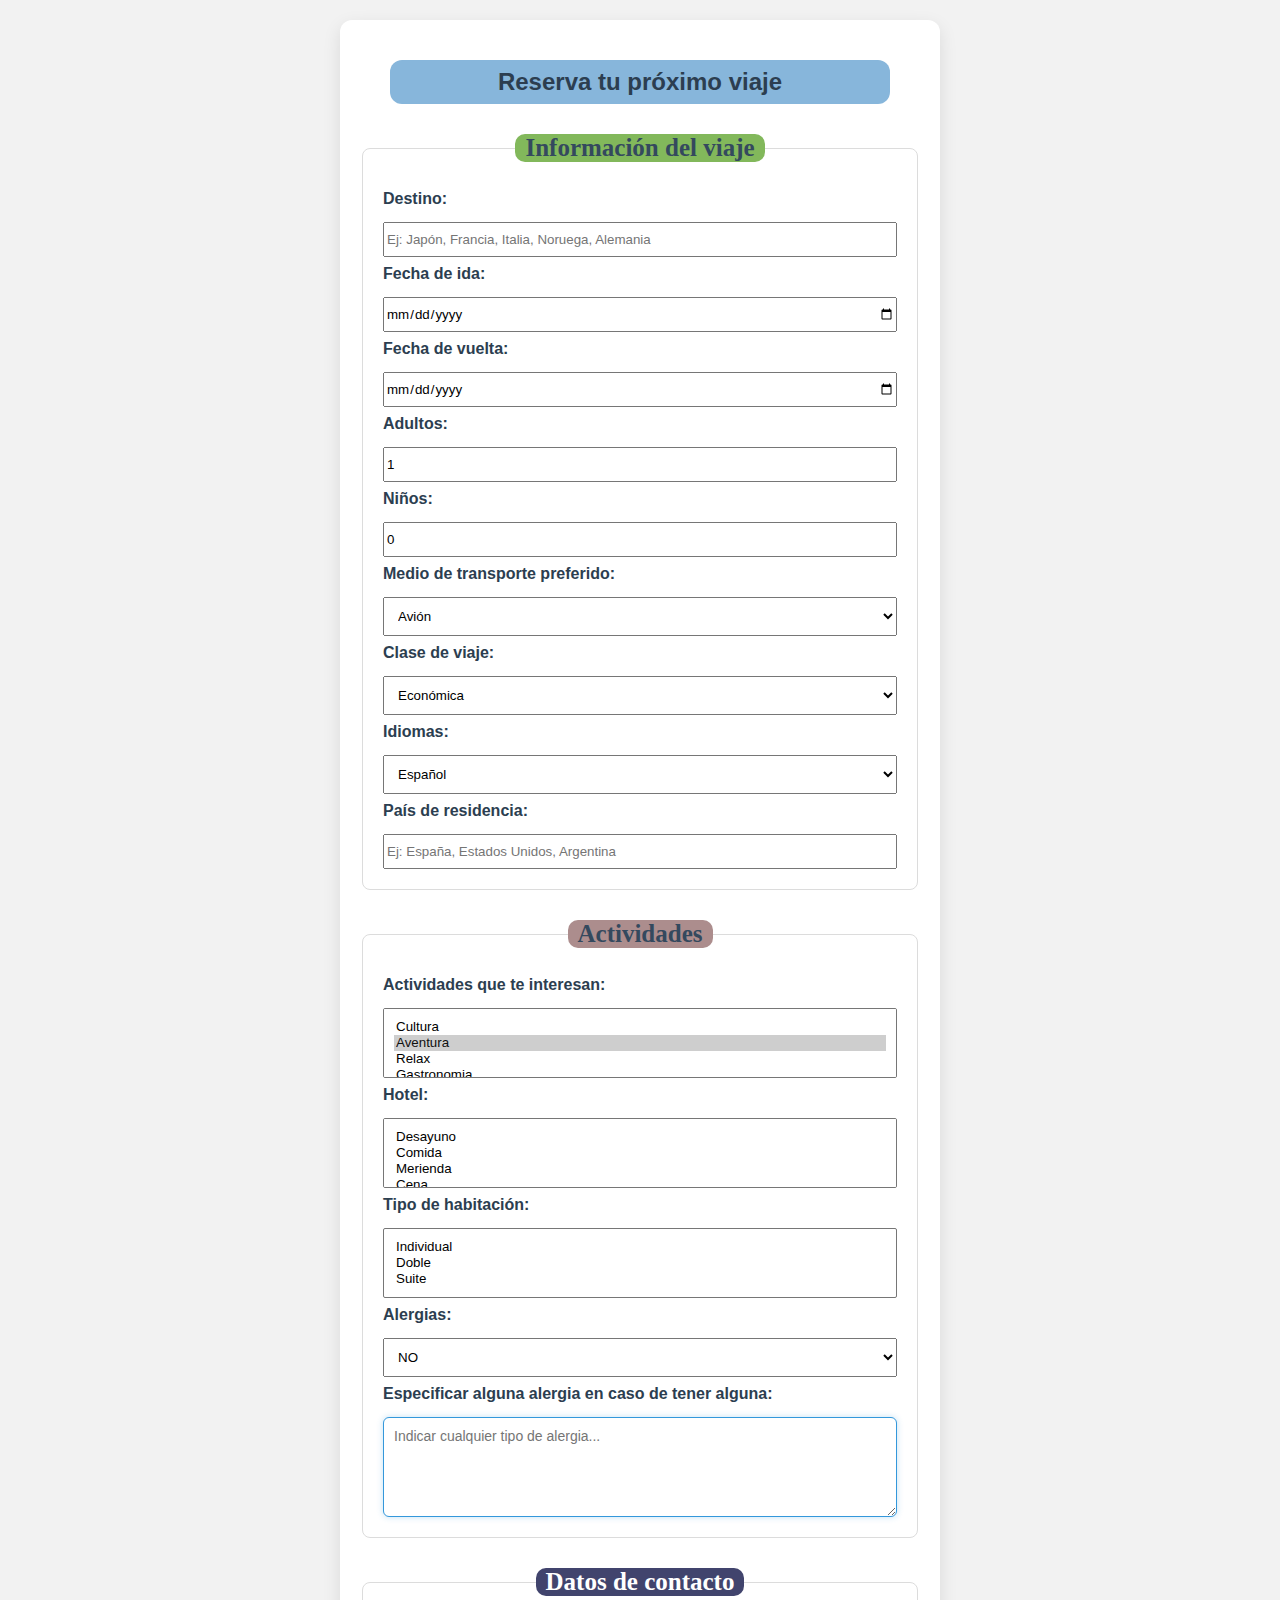
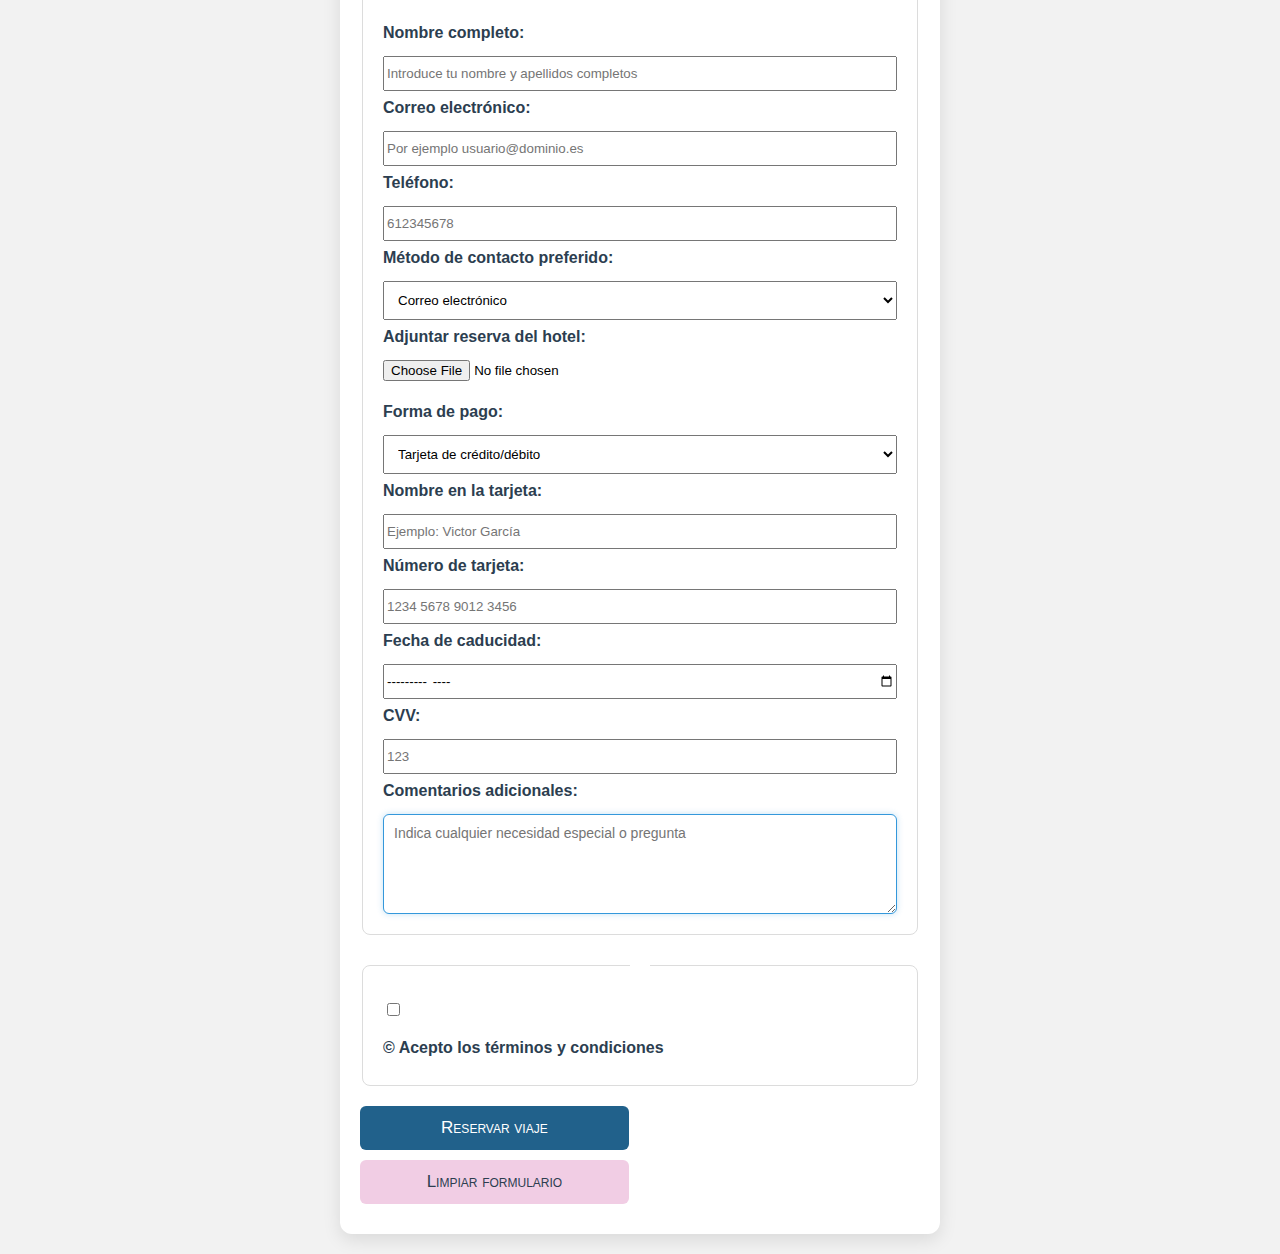
<file: Formulario.html>
<!DOCTYPE html>
<html lang="es">
<head>
    <meta charset="UTF-8">
    <meta name="viewport" content="width=device-width, initial-scale=1.0">
    <link rel="shorcut icon" href="favicon-formulario.ico" type="image/x-icon">
    <link rel="icon" href="formulario-icono.png" type="image/png" sizes="32x32">
    <title>Formulario de Reserva de Viaje</title>
    <link rel="stylesheet" href="Estilo-formulario.css">
    <script type="application/ld+json">
        {
          "@context": "https://schema.org",
          "@type": "BreadcrumbList",
          "itemListElement": [
          
        {
            "@type": "ListItem",
            "position": 1,
            "name": "Inicio",
            "item": "https://ivanrodriguezcuellar.github.io/"
        },

        {
            "@type": "ListItem",
            "position": 2,
            "name": "Formulario",
            "item": "https://ivanrodriguezcuellar.github.io/Formulario.html"
            }
          ]
        }
      </script>
</head>
<body>
    <form action="#" method="post" enctype="multipart/form-data" novalidate autocomplete="off">
        <header>
            <h1>Reserva tu próximo viaje</h1>
        </header>

        <fieldset>
            <legend id="info">Información del viaje</legend>
            
            <label for="destino">Destino:</label>
            <input type="text" id="destino" name="destino" placeholder="Ej: Japón, Francia, Italia, Noruega, Alemania" required>
            
            <label for="fecha_ida">Fecha de ida:</label>
            <input type="date" id="fecha_ida" name="fecha_ida" required>
            
            <label for="fecha_regreso">Fecha de vuelta:</label>
            <input type="date" id="fecha_regreso" name="fecha_regreso">
            
            <label for="adultos">Adultos:</label>
            <input type="number" id="adultos" name="adultos" min="1" value="1" required>
            
            <label for="ninos">Niños:</label>
            <input type="number" id="ninos" name="ninos" min="0" value="0">

            <label for="transporte">Medio de transporte preferido:</label>
            <select id="transporte" name="transporte">
                <option value="avion">Avión</option>
                <option value="tren">Tren</option>
                <option value="autobus">Autobús</option>
                <option value="coche">Coche</option>
            </select>

            <label for="clase">Clase de viaje:</label>
        <select id="clase" name="clase">
            <option value="economica">Económica</option>
            <option value="premium">Premium</option>
            <option value="business">Business</option>
            <option value="primera">Primera clase</option>
        </select>

            <label for="idiomas">Idiomas:</label>
            <select id="idiomas" name="idiomas">
                <option value="español">Español</option>
                <option value="ingles">Íngles</option>
                <option value="frances">Francés</option>
                <option value="aleman">Alemán</option>
                <option value="otros">Otros</option>
            </select>

            <label for="pais">País de residencia:</label>
            <input type="text" id="pais" name="pais" required placeholder="Ej: España, Estados Unidos, Argentina">

        </fieldset>
        
            <fieldset>
                <legend id="viaje">Actividades</legend>

            <label for="actividad">Actividades que te interesan:</label>
            <select id="actividad" name="actividad" size="3" multiple>
                <option value="cultura">Cultura</option>
                <option value="aventura" selected>Aventura</option>
                <option value="relax">Relax</option>
                <option value="gastronomia">Gastronomia</option>
                <option value="otro">Otras</option>
            </select>

            <label for="hotel">Hotel:</label>
            <select id="hotel" name="hotel" multiple size="3">
                <option value="desayuno">Desayuno</option>
                <option value="comida">Comida</option>
                <option value="merienda">Merienda</option>
                <option value="cena">Cena</option>
            </select>

            <label for="habitacion">Tipo de habitación:</label>
            <select id="habitacion" name="habitacion" size="3">
                <option value="individual">Individual</option>
                <option value="doble">Doble</option>
                <option value="suite">Suite</option>
            </select>

            <label for="tiene_alergia">Alergias:</label>
            <select id="tiene_alergia" name="alergias" required>
            <option value="Si">SI</option>
            <option value="No" selected>NO</option>
            </select>

            <label for="detalle_alergia">Especificar alguna alergia en caso de tener alguna:</label>
            <textarea id="detalle_alergia" name="alergia" placeholder="Indicar cualquier tipo de alergia..."></textarea>

            </fieldset>

        <fieldset>
            <legend id="datos">Datos de contacto</legend>

            <label for="nombre_completo">Nombre completo:</label>
            <input type="text" id="nombre_completo" name="nombre_completo" placeholder="Introduce tu nombre y apellidos completos" required>
            
            <label for="email">Correo electrónico:</label>
            <input type="email" id="email" name="email" placeholder="Por ejemplo usuario@dominio.es" required>
            
            <label for="telefono">Teléfono:</label>
            <input type="tel" id="telefono" name="telefono" placeholder="612345678" required>

            <label for="contacto">Método de contacto preferido:</label>
            <select id="contacto" name="contacto">
                <option value="email">Correo electrónico</option>
                <option value="telefono">Teléfono</option>
                <option value="whatsapp">WhatsApp</option>
            </select>

            <label for="archivo">Adjuntar reserva del hotel:</label>
            <input type="file" id="archivo" name="archivo">

            <label for="pago">Forma de pago:</label>
            <select id="pago" name="pago">
                <option value="tarjeta">Tarjeta de crédito/débito</option>
                <option value="paypal">PayPal</option>
                <option value="transferencia">Transferencia bancaria</option>
            </select>

            <label for="nombre">Nombre en la tarjeta:</label>
            <input type="text" id="nombre" name="nombre" required placeholder="Ejemplo: Victor García">

            <label for="tarjeta">Número de tarjeta:</label>
            <input type="text" id="tarjeta" name="tarjeta" maxlength="16" required placeholder="1234 5678 9012 3456">

            <label for="caducidad">Fecha de caducidad:</label>
            <input type="month" id="caducidad" name="caducidad" required placeholder="MM/AAAA">

            <label for="cvv">CVV:</label>
            <input type="text" id="cvv" name="cvv" maxlength="4" required placeholder="123">

                        
            <label for="comentarios">Comentarios adicionales:</label>
            <textarea id="comentarios" name="comentarios" placeholder="Indica cualquier necesidad especial o pregunta"></textarea>
        </fieldset>

        
        <fieldset>
            <legend></legend>
            <input type="checkbox" id="terminos" name="terminos" required>
            <label for="terminos">&copy; Acepto los términos y condiciones</label>
        </fieldset>
        


        <button type="submit">Reservar viaje</button>
        <button type="reset">Limpiar formulario</button>
        
    </form>

</body>
</html>
</file>
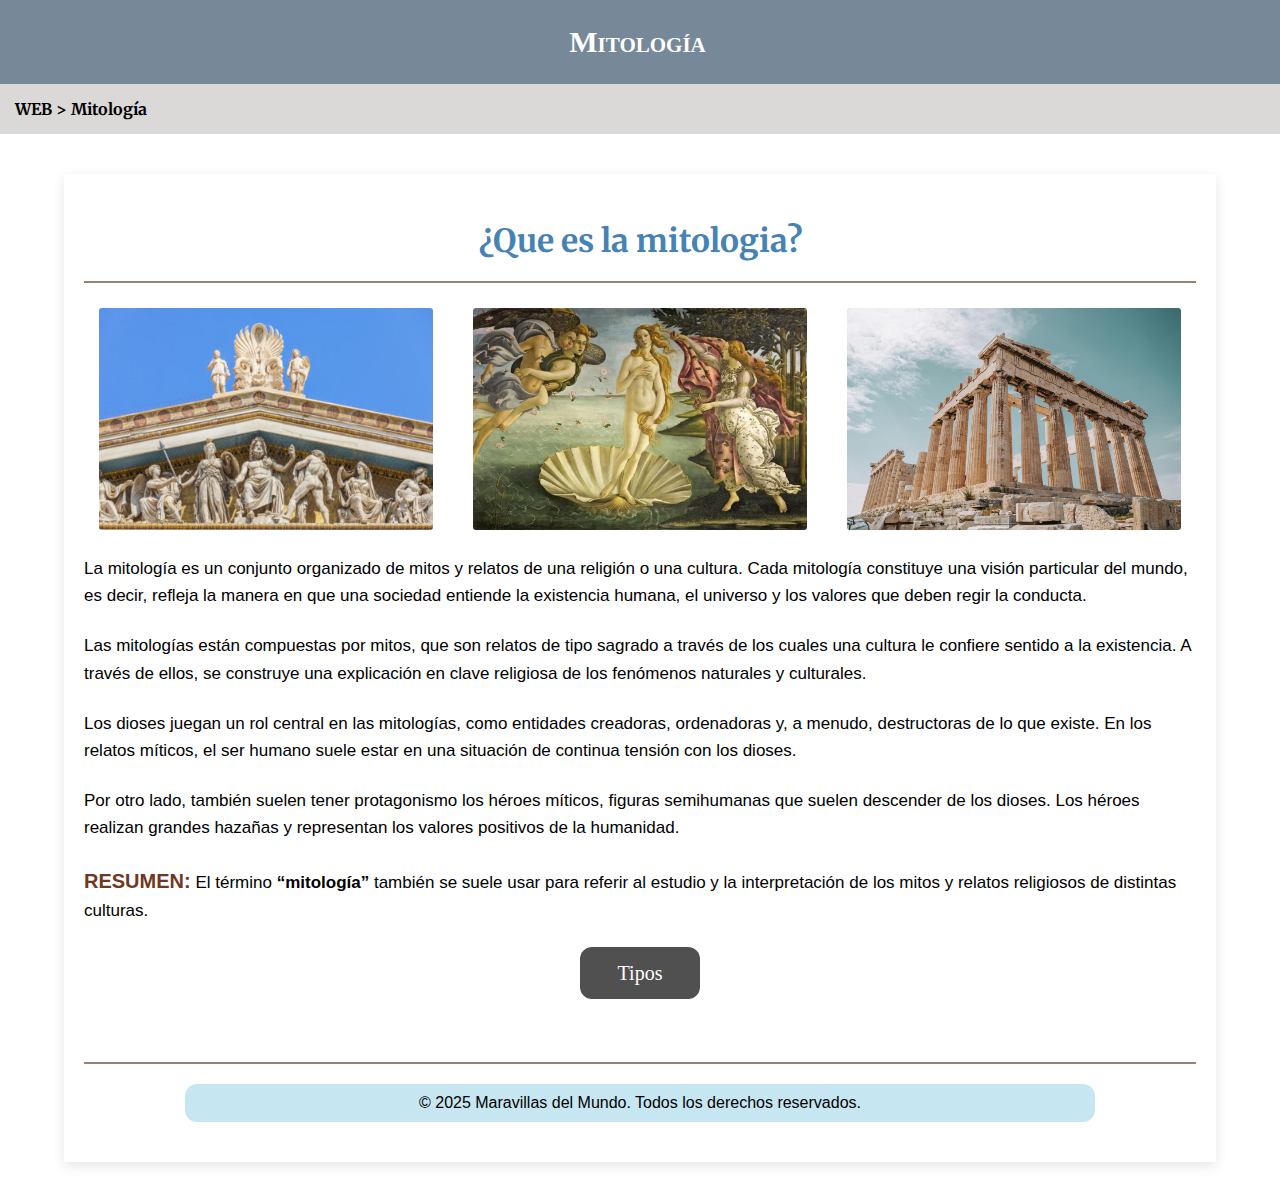
<file: mitologia.html>
<!DOCTYPE html>
<html lang="es">
<head>
    <meta charset="UTF-8">
    <meta name="viewport" content="width=device-width, initial-scale=1.0">
    <title>Mitología</title>
    <link rel="stylesheet" href="Estilo-mitologia.css">
    <link href="https://fonts.googleapis.com/css2?family=Merriweather:ital,opsz,wght@0,18..144,300..900;1,18..144,300..900&display=swap" rel="stylesheet">
    <script type="application/ld+json">
    {
        "@context": "https://schema.org",
        "@type": "BreadcrumbList",
        "itemListElement": [
    {
        "@type": "ListItem",
        "position": 1,
        "name": "Inicio",
        "item": "https://ivanrodriguezcuellar.github.io"
    },
    {
        "@type": "ListItem",
        "position": 2,
        "name": "Mitología",
        "item": "https://ivanrodriguezcuellar.github.io/mitologia.html"
    }
  ]
}
</script>
<script type="application/ld+json">
{
  "@context": "https://schema.org",
  "@type": "Article",
  "mainEntityOfPage": {
    "@type": "WebPage",
    "@id": "https://ivanrodriguezcuellar.github.io/mitologia.html"
  },
  "headline": "Mitología: El Origen de los Mitos y Leyendas",
  "description": "Una exploración profunda sobre qué es la mitología, el significado de los mitos y el papel fundamental de los dioses y héroes en las culturas antiguas.",
  "image": [
    "https://ivanrodriguezcuellar.github.io/icono.png"
  ],
  "author": {
    "@type": "Person",
    "name": "Iván Rodríguez"
  },
  "publisher": {
    "@type": "Organization",
    "name": "TESOROS DEL PLANETA",
    "logo": {
      "@type": "ImageObject",
      "url": "https://ivanrodriguezcuellar.github.io/icono.png"
    }
  },
  "articleBody": "La mitología es el conjunto de mitos de una cultura que reflejan su visión del mundo. Este artículo detalla la importancia de los relatos sagrados, la figura central de los dioses como entes creadores y el rol de los héroes semihumanos en las hazañas históricas.",
  "hasPart": [
    {
      "@type": "WebPageElement",
      "name": "Definición de Mitología",
      "description": "Explicación del término y su importancia cultural."
    },
    {
      "@type": "WebPageElement",
      "name": "Los Dioses y los Mitos",
      "description": "El rol de las entidades sagradas y la tensión con el ser humano."
    },
    {
      "@type": "WebPageElement",
      "name": "Héroes Míticos",
      "description": "Figuras semihumanas que representan los valores positivos de la humanidad."
    }
  ],
  "inLanguage": "es",
  "copyrightYear": "2025"
}
</script>
</head>
<body>
    <header>
        <h1>Mitología</h1>
        <div> 
            <a href="index.html">WEB</a> > 
            <a href="mitologia.html">Mitología</a>
        </div>
    </header>

    <main>
        <section>
            <article>
                <h2>¿Que es la mitologia?</h2>
                <div>
                    <img src="mitologia.jpg" alt="Mitología 1">
                    <img src="mitologia2.jpg" alt="Mitología 2">
                    <img src="mitologia3.jpg" alt="Mitología 3">
                </div>

                <p>La mitología es un conjunto organizado de mitos y relatos de una religión o una cultura. Cada mitología constituye una visión particular del mundo, es decir, refleja la manera en que una sociedad entiende la existencia humana, el universo y los valores que deben regir la conducta.</p>
                
                <p>Las mitologías están compuestas por mitos, que son relatos de tipo sagrado a través de los cuales una cultura le confiere sentido a la existencia. A través de ellos, se construye una explicación en clave religiosa de los fenómenos naturales y culturales.</p>

                <p>Los dioses juegan un rol central en las mitologías, como entidades creadoras, ordenadoras y, a menudo, destructoras de lo que existe. En los relatos míticos, el ser humano suele estar en una situación de continua tensión con los dioses.</p>

                <p>Por otro lado, también suelen tener protagonismo los héroes míticos, figuras semihumanas que suelen descender de los dioses. Los héroes realizan grandes hazañas y representan los valores positivos de la humanidad.</p>

                <p><span>RESUMEN:</span> El término <b>“mitología”</b> también se suele usar para referir al estudio y la interpretación de los mitos y relatos religiosos de distintas culturas.</p>

                <p><a href="tipos.html" id="mitologia">Tipos</a></p>
            </article>

            <footer>
                <p>&copy; 2025 Maravillas del Mundo. Todos los derechos reservados.</p>
            </footer>
        </section>       
    </main>
</body>
</html>
</file>
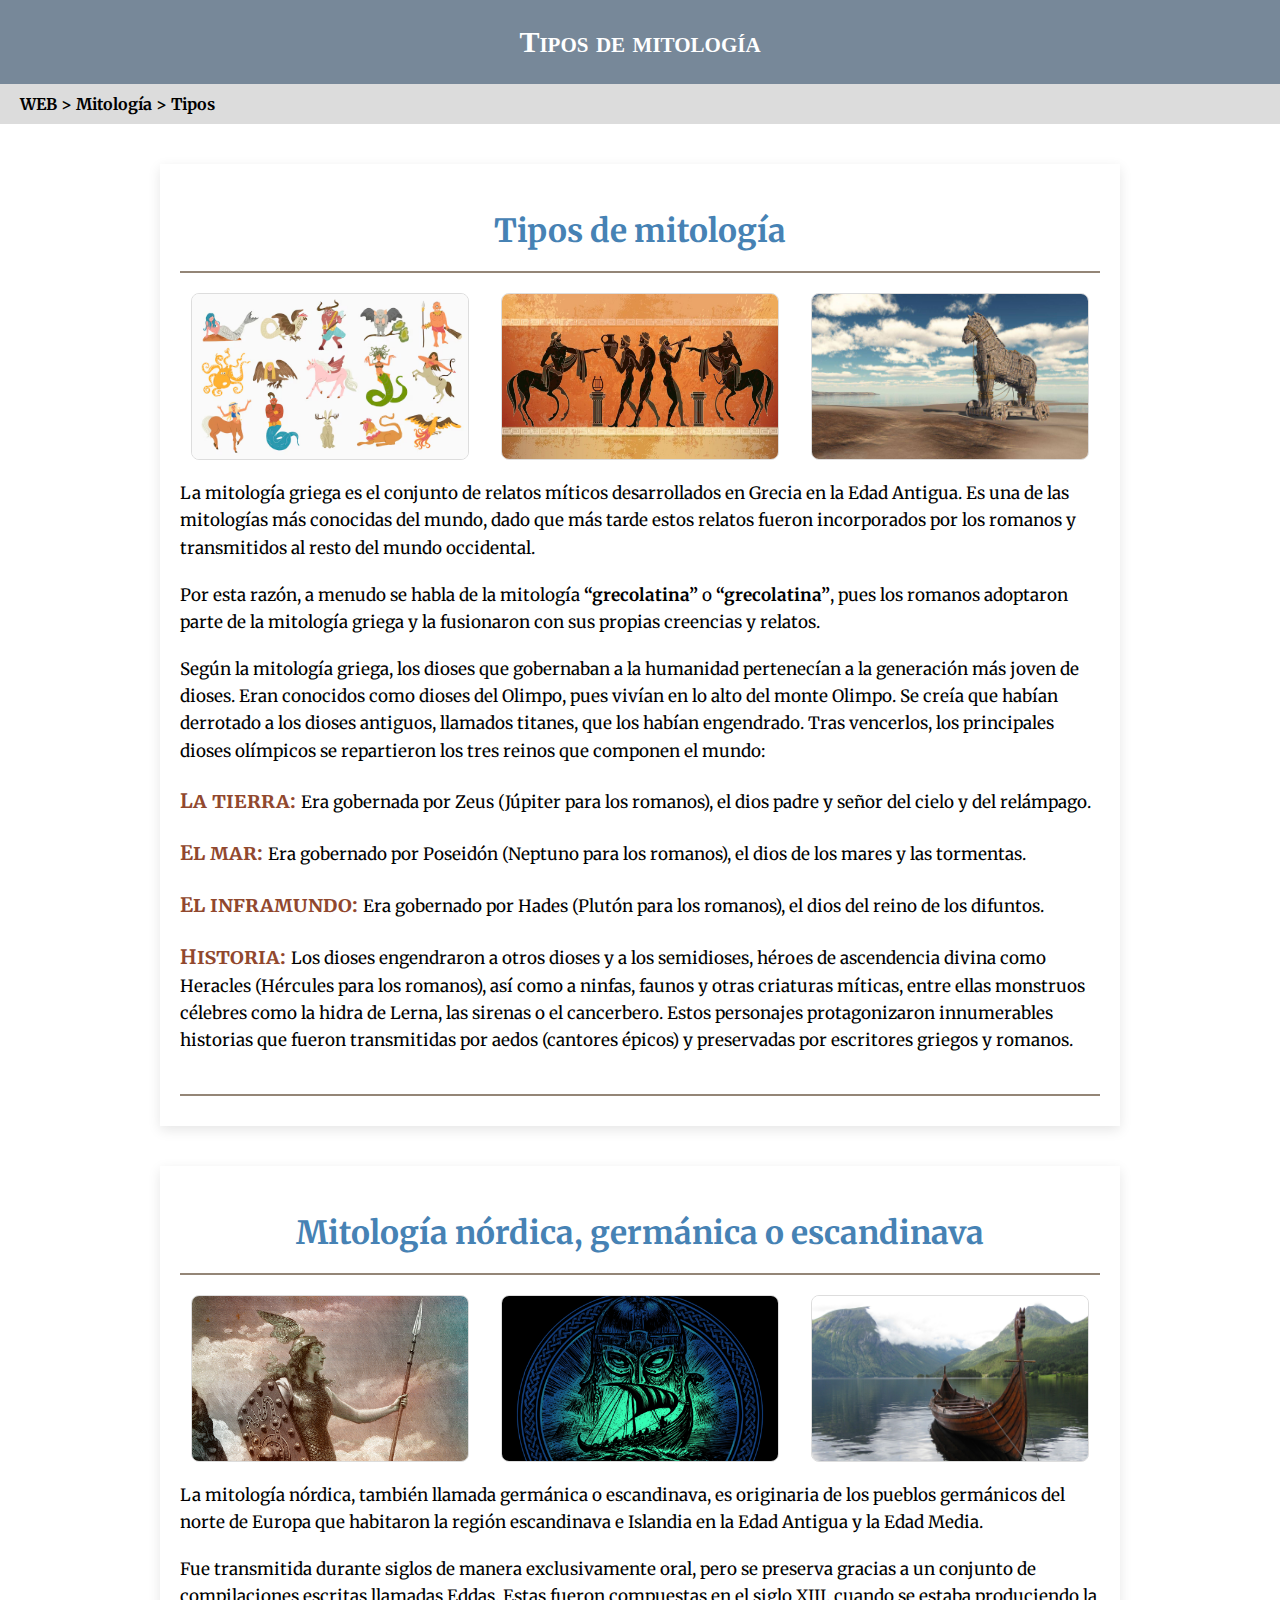
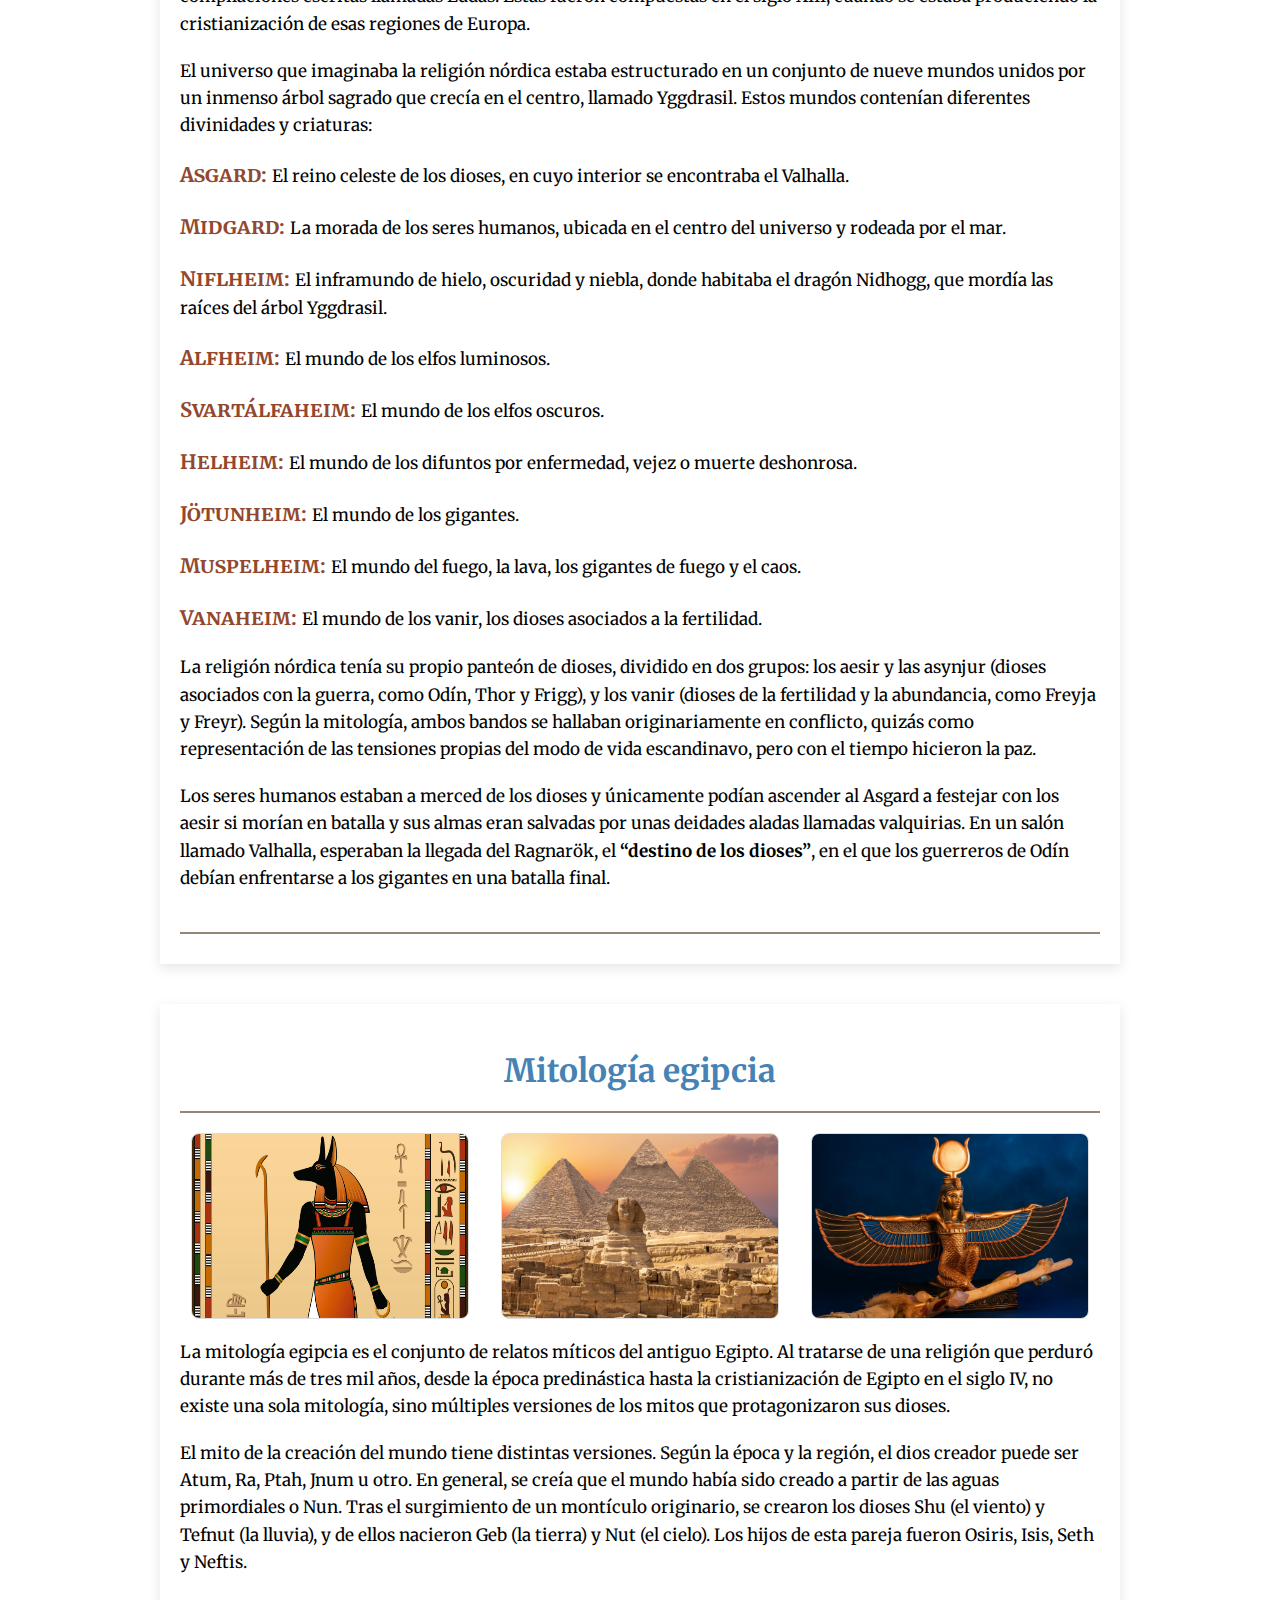
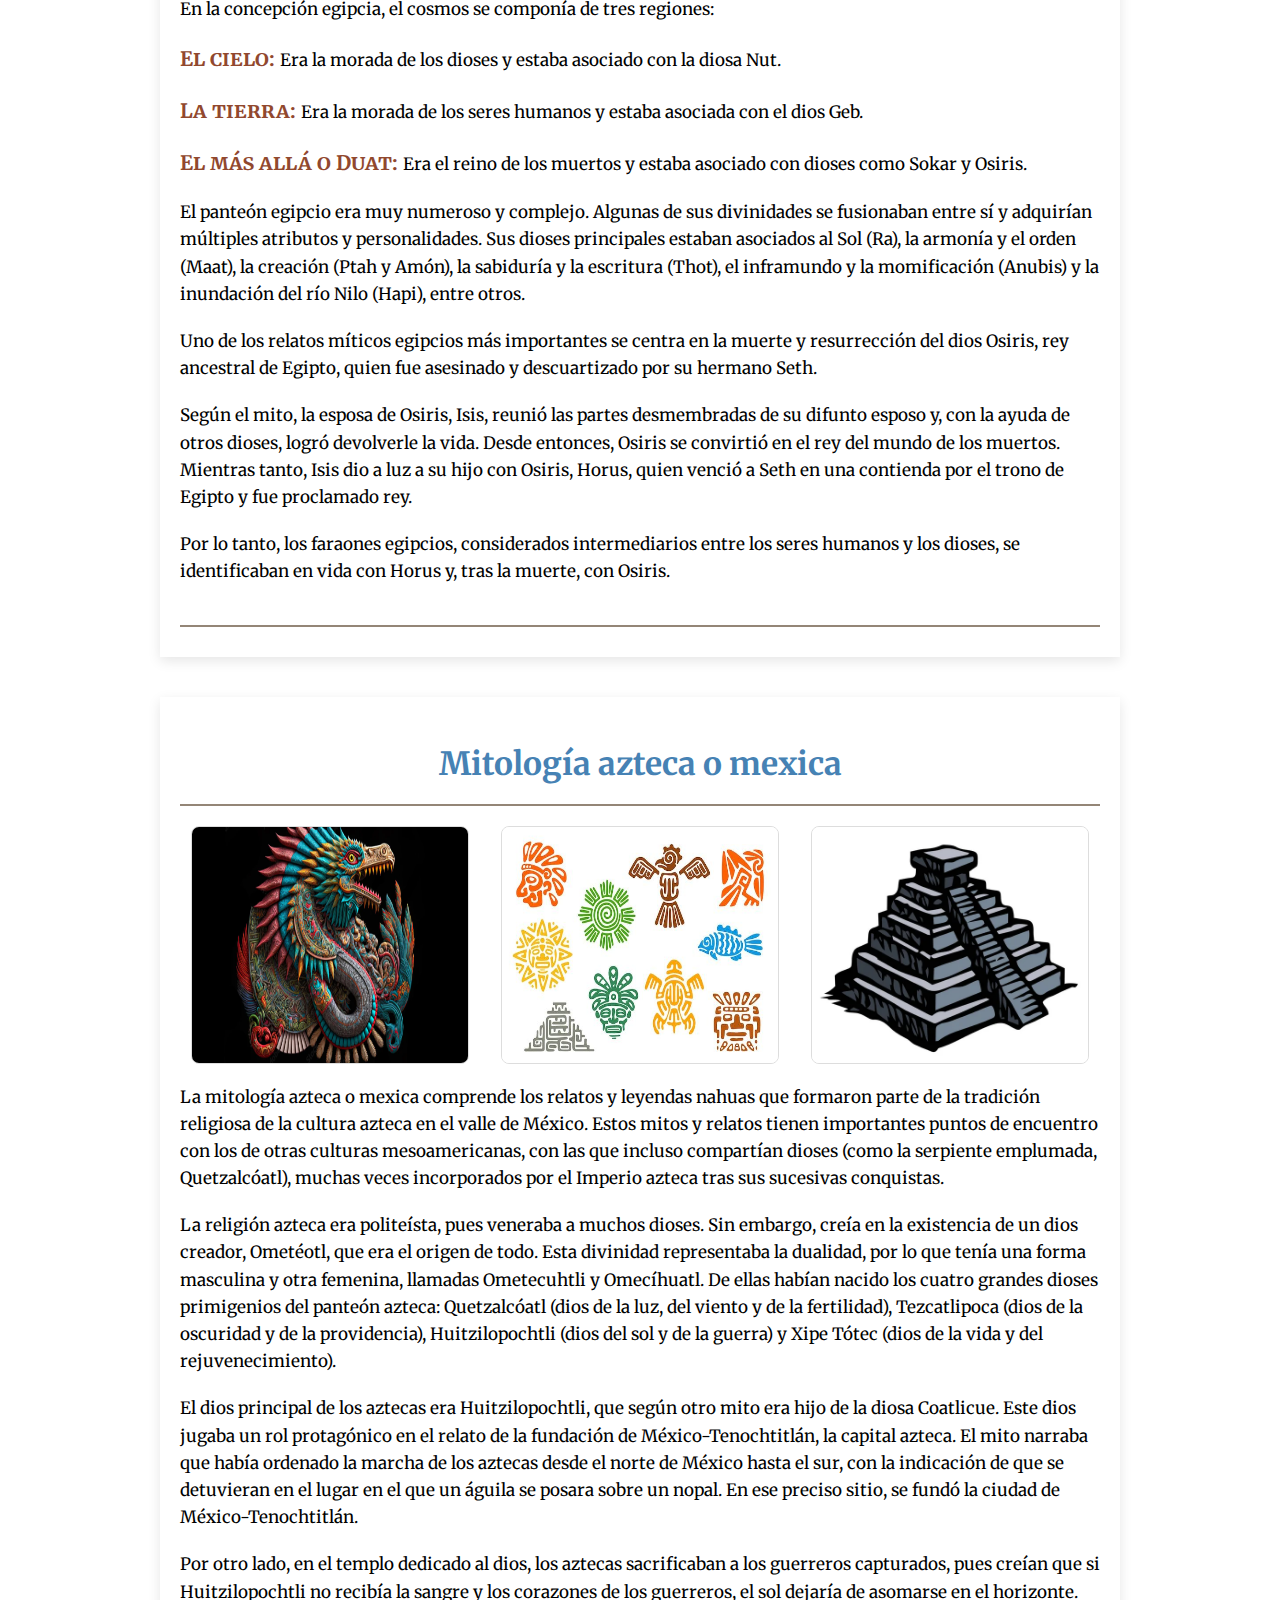
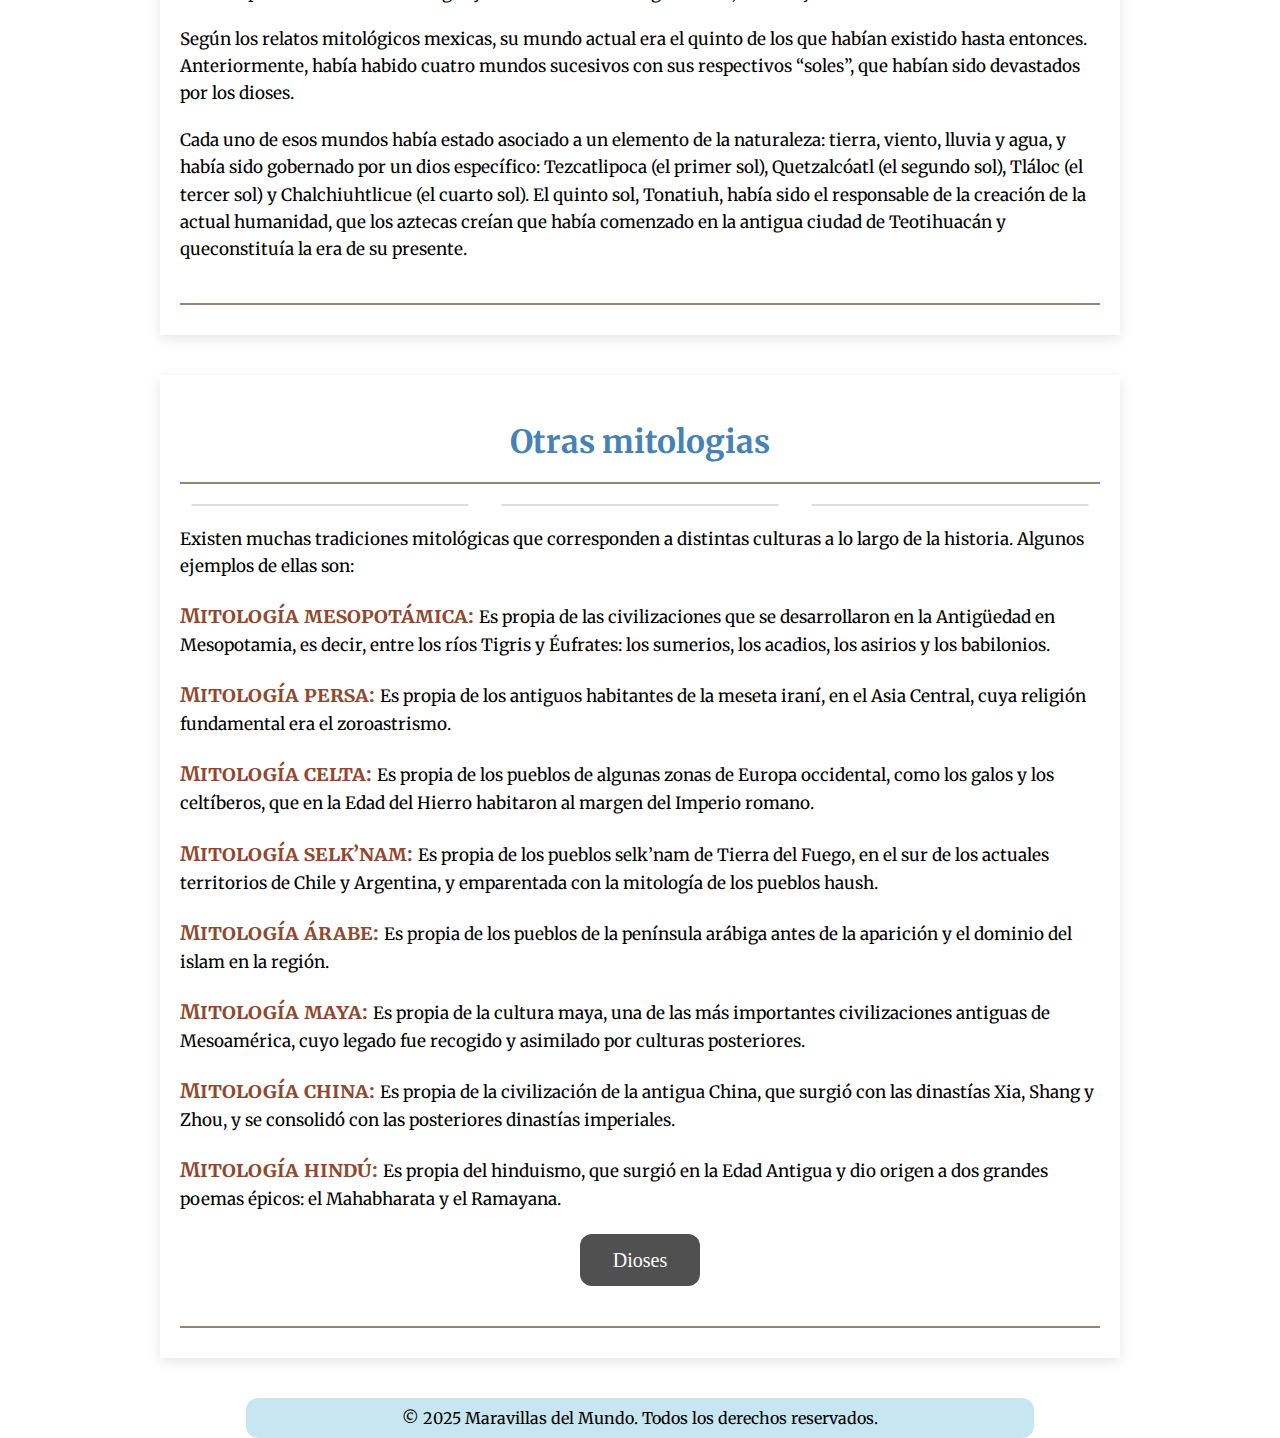
<file: tipos.html>
<!DOCTYPE html>
<html lang="es">
<head>
    <meta charset="UTF-8">
    <meta name="viewport" content="width=device-width, initial-scale=1.0">
    <link rel="stylesheet" href="Estilo-tipos.css">
    <link href="https://fonts.googleapis.com/css2?family=Merriweather:ital,opsz,wght@0,18..144,300..900;1,18..144,300..900&display=swap" rel="stylesheet">
    <script type="application/ld+json">
    {
        "@context": "https://schema.org",
        "@type": "BreadcrumbList",
        "itemListElement": [
    {
        "@type": "ListItem",
        "position": 1,
        "name": "Inicio",
        "item": "https://ivanrodriguezcuellar.github.io"
    },
    {
        "@type": "ListItem",
        "position": 2,
        "name": "Mitología",
        "item": "https://ivanrodriguezcuellar.github.io/mitologia.html"
    },
    {
        "@type": "ListItem",
        "position": 3,
        "name": "Tipos",
        "item": "https://ivanrodriguezcuellar.github.io/tipos.html"
    }
  ]
}
</script>
<script type="application/ld+json">
{
  "@context": "https://schema.org",
  "@type": "Article",
  "mainEntityOfPage": {
    "@type": "WebPage",
    "@id": "https://ivanrodriguezcuellar.github.io/tipos.html"
  },
  "headline": "Tipos de Mitologías del Mundo: Un Viaje por la Historia",
  "description": "Explora las principales tradiciones mitológicas de la humanidad: desde la Grecia clásica hasta las culturas maya, celta y japonesa.",
  "image": [
    "https://ivanrodriguezcuellar.github.io/icono.png"
  ],
  "author": {
    "@type": "Person",
    "name": "Iván Rodríguez"
  },
  "publisher": {
    "@type": "Organization",
    "name": "TESOROS DEL PLANETA",
    "logo": {
      "@type": "ImageObject",
      "url": "https://ivanrodriguezcuellar.github.io/icono.png"
    }
  },
  "articleBody": "Existen diversas tradiciones mitológicas en el mundo, cada una con su propia visión del universo. En esta guía se detallan las mitologías griega, romana, nórdica, japonesa, persa, celta, selk’nam, árabe, maya, china e hindú.",
  "hasPart": [
    { "@type": "WebPageElement", "name": "Mitología griega", "description": "Relatos de la Antigua Grecia sobre dioses y héroes." },
    { "@type": "WebPageElement", "name": "Mitología romana", "description": "Tradiciones religiosas y mitos de la Antigua Roma." },
    { "@type": "WebPageElement", "name": "Mitología nórdica", "description": "Mitos de los pueblos germanos y escandinavos." },
    { "@type": "WebPageElement", "name": "Mitología japonesa", "description": "Relatos sobre la creación y los Kami." },
    { "@type": "WebPageElement", "name": "Mitología maya", "description": "Legado de la civilización antigua de Mesoamérica." },
    { "@type": "WebPageElement", "name": "Mitología china e hindú", "description": "Relatos de las civilizaciones asiáticas antiguas." }
  ],
  "inLanguage": "es",
  "copyrightYear": "2025"
}
</script>
    <title>Tipos</title>
</head>
<body>
<header>
    <h1>Tipos de mitología</h1>
    <div> 
        <a href="index.html">WEB</a> > 
        <a href="mitologia.html">Mitología</a> >
        <a href="tipos.html">Tipos</a>
    </div>

    <main>
        <section>
        <article>
            <h2>Tipos de mitología</h2>
            <div><img src="tipos.avif" alt="Es el conjunto de relatos míticos" id="tipos"><img src="tipos2.jpg" alt="" loading="lazy" id="tipos"><img src="tipos3.jpg" alt="" loading="lazy" id="tipos"></div>

    <p>La mitología griega es el conjunto de relatos míticos desarrollados en Grecia en la Edad Antigua. Es una de las mitologías más conocidas del mundo, dado que más tarde estos relatos fueron incorporados por los romanos y transmitidos al resto del mundo occidental.</p>

    <p>Por esta razón, a menudo se habla de la mitología <b>“grecolatina”</b> o <b>“grecolatina”</b>, pues los romanos adoptaron parte de la mitología griega y la fusionaron con sus propias creencias y relatos.</p>

    <p>Según la mitología griega, los dioses que gobernaban a la humanidad pertenecían a la generación más joven de dioses. Eran conocidos como dioses del Olimpo, pues vivían en lo alto del monte Olimpo. Se creía que habían derrotado a los dioses antiguos, llamados titanes, que los habían engendrado. Tras vencerlos, los principales dioses olímpicos se repartieron los tres reinos que componen el mundo:</p>

    <p><span>La tierra: </span> Era gobernada por Zeus (Júpiter para los romanos), el dios padre y señor del cielo y del relámpago.</p>

    <p><span>El mar: </span>Era gobernado por Poseidón (Neptuno para los romanos), el dios de los mares y las tormentas.</p>

    <p><span>El inframundo: </span> Era gobernado por Hades (Plutón para los romanos), el dios del reino de los difuntos.</p>

    <p><span>Historia: </span>Los dioses engendraron a otros dioses y a los semidioses, héroes de ascendencia divina como Heracles (Hércules para los romanos), así como a ninfas, faunos y otras criaturas míticas, entre ellas monstruos célebres como la hidra de Lerna, las sirenas o el cancerbero. Estos personajes protagonizaron innumerables historias que fueron transmitidas por aedos (cantores épicos) y preservadas por escritores griegos y romanos.</p>
    </article>
    </section>
    
    <section>
        <article>
        <h2>Mitología nórdica, germánica o escandinava</h2>
        <div><img src="nordica.png" alt="Mitología nordica tuvo origen en Europa" loading="lazy" id="nordica"><img src="nordica2.jpg" alt="Mitología nordica tuvo origen en Europa" loading="lazy" id="nordica"><img src="nordica3.jpg" alt="Mitología nordica tuvo origen en Europa" loading="lazy" id="nordica"></div>

        <p>La mitología nórdica, también llamada germánica o escandinava, es originaria de los pueblos germánicos del norte de Europa que habitaron la región escandinava e Islandia en la Edad Antigua y la Edad Media.</p>

        <p>Fue transmitida durante siglos de manera exclusivamente oral, pero se preserva gracias a un conjunto de compilaciones escritas llamadas Eddas. Estas fueron compuestas en el siglo XIII, cuando se estaba produciendo la cristianización de esas regiones de Europa.</p>

        <p>El universo que imaginaba la religión nórdica estaba estructurado en un conjunto de nueve mundos unidos por un inmenso árbol sagrado que crecía en el centro, llamado Yggdrasil. Estos mundos contenían diferentes divinidades y criaturas:</p>

        <p><span>Asgard: </span>El reino celeste de los dioses, en cuyo interior se encontraba el Valhalla.</p>

        <p><span>Midgard: </span>La morada de los seres humanos, ubicada en el centro del universo y rodeada por el mar.</p>

        <p><span>Niflheim: </span>El inframundo de hielo, oscuridad y niebla, donde habitaba el dragón Nidhogg, que mordía las raíces del árbol Yggdrasil.</p> 

        <p><span>Alfheim: </span>El mundo de los elfos luminosos.</p>

        <p><span>Svartálfaheim: </span>El mundo de los elfos oscuros.</p>

        <p><span>Helheim: </span>El mundo de los difuntos por enfermedad, vejez o muerte deshonrosa.</p>

        <p><span>Jötunheim: </span>El mundo de los gigantes.</p>

        <p><span>Muspelheim: </span>El mundo del fuego, la lava, los gigantes de fuego y el caos.</p>

        <p><span>Vanaheim: </span> El mundo de los vanir, los dioses asociados a la fertilidad.</p>

        <p>La religión nórdica tenía su propio panteón de dioses, dividido en dos grupos: los aesir y las asynjur (dioses asociados con la guerra, como Odín, Thor y Frigg), y los vanir (dioses de la fertilidad y la abundancia, como Freyja y Freyr). Según la mitología, ambos bandos se hallaban originariamente en conflicto, quizás como representación de las tensiones propias del modo de vida escandinavo, pero con el tiempo hicieron la paz.</p>

        <p>Los seres humanos estaban a merced de los dioses y únicamente podían ascender al Asgard a festejar con los aesir si morían en batalla y sus almas eran salvadas por unas deidades aladas llamadas valquirias. En un salón llamado Valhalla, esperaban la llegada del Ragnarök, el <b>“destino de los dioses”</b>, en el que los guerreros de Odín debían enfrentarse a los gigantes en una batalla final.</p>
        </article>
    </section>

    <section>
        <article>
            <h2>Mitología egipcia</h2>
            <div><img src="egipcia.jpg" alt="La mitología egipcia de relatos míticos del antiguo Egipto" id="egipcia" loading="lazy"><img src="egipcia2.avif" alt="" id="egipcia" loading="lazy"><img src="egipcia3.jpg" alt="" id="egipcia" loading="lazy"></div>

            <p>La mitología egipcia es el conjunto de relatos míticos del antiguo Egipto. Al tratarse de una religión que perduró durante más de tres mil años, desde la época predinástica hasta la cristianización de Egipto en el siglo IV, no existe una sola mitología, sino múltiples versiones de los mitos que protagonizaron sus dioses.</p>

            <p>El mito de la creación del mundo tiene distintas versiones. Según la época y la región, el dios creador puede ser Atum, Ra, Ptah, Jnum u otro. En general, se creía que el mundo había sido creado a partir de las aguas primordiales o Nun. Tras el surgimiento de un montículo originario, se crearon los dioses Shu (el viento) y Tefnut (la lluvia), y de ellos nacieron Geb (la tierra) y Nut (el cielo). Los hijos de esta pareja fueron Osiris, Isis, Seth y Neftis.</p>

            <p>En la concepción egipcia, el cosmos se componía de tres regiones:</p>

            <p><span>El cielo: </span>Era la morada de los dioses y estaba asociado con la diosa Nut.</p>

            <p><span>La tierra: </span>Era la morada de los seres humanos y estaba asociada con el dios Geb.</p>

            <p><span>El más allá o Duat: </span>Era el reino de los muertos y estaba asociado con dioses como Sokar y Osiris. </p>

            <p>El panteón egipcio era muy numeroso y complejo. Algunas de sus divinidades se fusionaban entre sí y adquirían múltiples atributos y personalidades. Sus dioses principales estaban asociados al Sol (Ra), la armonía y el orden (Maat), la creación (Ptah y Amón), la sabiduría y la escritura (Thot), el inframundo y la momificación (Anubis) y la inundación del río Nilo (Hapi), entre otros.</p>

            <p>Uno de los relatos míticos egipcios más importantes se centra en la muerte y resurrección del dios Osiris, rey ancestral de Egipto, quien fue asesinado y descuartizado por su hermano Seth.</p>

            <p>Según el mito, la esposa de Osiris, Isis, reunió las partes desmembradas de su difunto esposo y, con la ayuda de otros dioses, logró devolverle la vida. Desde entonces, Osiris se convirtió en el rey del mundo de los muertos. Mientras tanto, Isis dio a luz a su hijo con Osiris, Horus, quien venció a Seth en una contienda por el trono de Egipto y fue proclamado rey.</p>

            <p>Por lo tanto, los faraones egipcios, considerados intermediarios entre los seres humanos y los dioses, se identificaban en vida con Horus y, tras la muerte, con Osiris.</p>
        </article>
    </section>

    <section>
        <article>
            <h2>Mitología azteca o mexica</h2>
            <div><img src="azteca.jfif" alt="La mitología azteca o mexica comprende los relatos y leyendas nahuas" id="azteca" loading="lazy"><img src="azteca3.jpg" alt="" id="azteca" loading="lazy"><img src="azteca2.webp" alt="" id="azteca" loading="lazy"> </div>

            <p>La mitología azteca o mexica comprende los relatos y leyendas nahuas que formaron parte de la tradición religiosa de la cultura azteca en el valle de México. Estos mitos y relatos tienen importantes puntos de encuentro con los de otras culturas mesoamericanas, con las que incluso compartían dioses (como la serpiente emplumada, Quetzalcóatl), muchas veces incorporados por el Imperio azteca tras sus sucesivas conquistas.</p>
            
            <p>La religión azteca era politeísta, pues veneraba a muchos dioses. Sin embargo, creía en la existencia de un dios creador, Ometéotl, que era el origen de todo. Esta divinidad representaba la dualidad, por lo que tenía una forma masculina y otra femenina, llamadas Ometecuhtli y Omecíhuatl. De ellas habían nacido los cuatro grandes dioses primigenios del panteón azteca: Quetzalcóatl (dios de la luz, del viento y de la fertilidad), Tezcatlipoca (dios de la oscuridad y de la providencia), Huitzilopochtli (dios del sol y de la guerra) y Xipe Tótec (dios de la vida y del rejuvenecimiento).</p>

            <p>El dios principal de los aztecas era Huitzilopochtli, que según otro mito era hijo de la diosa Coatlicue. Este dios jugaba un rol protagónico en el relato de la fundación de México-Tenochtitlán, la capital azteca. El mito narraba que había ordenado la marcha de los aztecas desde el norte de México hasta el sur, con la indicación de que se detuvieran en el lugar en el que un águila se posara sobre un nopal. En ese preciso sitio, se fundó la ciudad de México-Tenochtitlán.</p>

            <p>Por otro lado, en el templo dedicado al dios, los aztecas sacrificaban a los guerreros capturados, pues creían que si Huitzilopochtli no recibía la sangre y los corazones de los guerreros, el sol dejaría de asomarse en el horizonte.</p>

            <p>Según los relatos mitológicos mexicas, su mundo actual era el quinto de los que habían existido hasta entonces. Anteriormente, había habido cuatro mundos sucesivos con sus respectivos “soles”, que habían sido devastados por los dioses.</p>

            <p>Cada uno de esos mundos había estado asociado a un elemento de la naturaleza: tierra, viento, lluvia y agua, y había sido gobernado por un dios específico: Tezcatlipoca (el primer sol), Quetzalcóatl (el segundo sol), Tláloc (el tercer sol) y Chalchiuhtlicue (el cuarto sol). El quinto sol, Tonatiuh, había sido el responsable de la creación de la actual humanidad, que los aztecas creían que había comenzado en la    antigua ciudad de Teotihuacán y queconstituía la era de su presente.</p>
        </article>
    </section>

    <section>
        <article>
            <h2>Otras mitologias</h2>
            <div><img src="otras.jpg" alt="Existen muchas tradiciones mitológicas que corresponden a distintas culturas" id="otras" loading="lazy"><img src="otras.png" alt="" id="otras" loading="lazy"><img src="otra2.webp" alt="" id="otras" loading="lazy"></div>
    <p>Existen muchas tradiciones mitológicas que corresponden a distintas culturas a lo largo de la historia. Algunos ejemplos de ellas son:</p>

    <p><span>Mitología mesopotámica: </span>Es propia de las civilizaciones que se desarrollaron en la Antigüedad en Mesopotamia, es decir, entre los ríos Tigris y Éufrates: los sumerios, los acadios, los asirios y los babilonios.</p>

    <p><span>Mitología persa: </span>Es propia de los antiguos habitantes de la meseta iraní, en el Asia Central, cuya religión fundamental era el zoroastrismo.</p>

    <p><span>Mitología celta: </span>Es propia de los pueblos de algunas zonas de Europa occidental, como los galos y los celtíberos, que en la Edad del Hierro habitaron al margen del Imperio romano.</p>

    <p><span>Mitología selk’nam: </span>Es propia de los pueblos selk’nam de Tierra del Fuego, en el sur de los actuales territorios de Chile y Argentina, y emparentada con la mitología de los pueblos haush.</p>

    <p><span>Mitología árabe: </span>Es propia de los pueblos de la península arábiga antes de la aparición y el dominio del islam en la región.</p>

    <p><span>Mitología maya: </span>Es propia de la cultura maya, una de las más importantes civilizaciones antiguas de Mesoamérica, cuyo legado fue recogido y asimilado por culturas posteriores.</p>

    <p><span>Mitología china: </span>Es propia de la civilización de la antigua China, que surgió con las dinastías Xia, Shang y Zhou, y se consolidó con las posteriores dinastías imperiales.</p>

    <p><span>Mitología hindú: </span>Es propia del hinduismo, que surgió en la Edad Antigua y dio origen a dos grandes poemas épicos: el Mahabharata y el Ramayana.</p>

    <p><a href="dioses.html" id="mitologia">Dioses</a></p>
    </article>
    </section>
    
<footer>
        <p>&copy; 2025 Maravillas del Mundo. Todos los derechos reservados.</p>
    </footer>
    </main>
</body>
</html>
</file>
<file: Estilo-dioses.css>
body{
    margin: auto 0;
    width: 100%;
    font-family: 'Merriweather', serif;
}

h1{
    background-color: darkslategray;
    color: white;
    margin: 0;
    padding-top: 25px;
    font-size: 30px;
    font-family: 'Georgia', serif;
    padding-left: 20px;
    text-align: center;
    height: 60px;
    font-variant: small-caps;
}


/* NAVEGACIÓN */

nav{
    font-family: "Kedebideri";
}

ol{
    font-size:0;
    padding: 0;
    height: 30px;
}

a{
    text-decoration: none;
    color: black;
}

a:hover{
    color: white;
    font-weight: bold;
}

div{
    display: inline-block;
    width: 100%;
    font-size: 16px;
    text-align: left;
    font-weight: bold;
    padding: 20px 0 10px 20px;
    color: black;
    background-color: gainsboro;
}

/* MAIN*/

section {
    width: 800px;
    margin: 40px auto;
    padding: 20px;
    background: #fff;
    box-shadow: 0 4px 12px rgba(0, 0, 0, 0.1);
}

article{
    font-size: 32px;
    margin-bottom: 10px;
    border-bottom: 2px solid #948677;
    padding-bottom: 20px;
}

article h2 {
    font-size: 32px;
    color: steelblue;
    text-align: center;
    margin-bottom: 10px;
    border-bottom: 2px solid #948677;
    padding-bottom: 20px;
}

article p {
    font-size: 17px;
    margin: 20px;
    text-align: justify;
}

/* IMAGENES  DIOSES */
#zeus{
    float: right;
    width: 200px;
    height: 290px;
    margin: 0 0 10px 20px;
    border-radius: 12px;
}

#poseidon{
    float: left;
    width: 200px;
    height: 290px;
    margin: 0 10px 10px 20px;
    border-radius: 12px;
}

#hades{
    float: right;
    width: 200px;
    height: 290px;
    margin: 0 0 10px 20px;
    border-radius: 12px;
}

#hermes{
    float: left;
    width: 110px;
    height: 200px;
    margin: 0 10px 10px 20px;
    border-radius: 12px;
}

#hera{
    float: right;
    width: 150px;
    height: 200px;
    margin: 0 10px 10px 20px;
    border-radius: 12px;
}

#hefesto{
    float: left;
    width: 200px;
    height: 220px;
    margin: 10px 10px 0 20px;
    border-radius: 12px;
}

#dioniso{
    float: right;
    width: 200px;
    height: 200px;
    margin: 0 10px 10px 20px;
    border-radius: 12px;
}

#atenea{
    float: left;
    width: 150px;
    height: 200px;
    margin: 0 10px 10px 20px;
    border-radius: 12px;
}

#apolo{
    float: right;
    width: 280px;
    height: 200px;
    margin: 50px 10px 10px 20px;
    border-radius: 12px;
}

#artemisa{
    float: left;
    width: 160px;
    height: 270px;
    margin: 0 10px 10px 20px;
    border-radius: 12px;
}

#ares{
    float: right;
    width: 150px;
    height: 180px;
    margin: 10px 10px 10px 20px;
    border-radius: 12px;
}


#afrodita{
    float: left;
    width: 150px;
    height: 310px;
    margin: 0 10px 10px 20px;
    border-radius: 12px;
}

#demeter{
    float: right;
    width: 180px;
    height: 270px;
    margin: 20px 10px 10px 20px;
    border-radius: 12px;
}

table {
    font-family: "Segoe UI", sans-serif;
    width: 100%;
    max-width: 600px;
    margin: 20px auto;
    border-collapse: collapse;
    background: white;
    border-radius: 50%;
}

caption {
    padding: 15px;
    font-size: 1.5rem;
    font-weight: 600;
    background-color: #e2874a;
    color: white;
}

th {
    background: #f5f7fa;
    padding: 12px;
    font-weight: 600;
    border-bottom: 2px solid #e0e6ed;
}

td {
    padding: 12px;
    border-bottom: 1px solid #eee;
}

tr:hover td {
    background: #f0f7ff;
}
</file>
<file: Estilo-enlaces.css>
body {
    width: 95%;
    max-width: 1000px;
    border: 1px black solid;
    margin: auto;
    text-align: center;
    font-family: "Caudex";
}

nav{
    font-family: Verdana, Geneva, Tahoma, sans-serif;
}

nav ol {
    display: flex;
    flex-direction: row;
    padding: 0;
    margin: 0;
    list-style: none;
    height: auto;
}

nav ol li {
    width: calc(100%/5);
    font-size: 16px;
    text-align: center;
    font-weight: bold;
    padding: 10px 0;
    background-color: gainsboro;
}

/* MEDIA QUERY */
@media screen and (max-width: 480px){
    nav ol{
        flex-direction: column;
    }
    nav ol li{
        width: 100%;
    }

    article{
        display: block;
        width: 100%;
    }

    img{
        max-width: 100%;
    }
    
    body{
        width: 100%;
    }
}

h1{
    text-align: center;
    font-family: "Montserrat";
    font-variant: small-caps; /* versalitas*/
    background-color: cadetblue;
    color: aliceblue;
    margin: 0;
    padding: 20px;
}

h2{
    font-family: 'Lucida Sans', 'Lucida Sans Regular', 'Lucida Grande', 'Lucida Sans Unicode', Geneva, Verdana, sans-serif;
    letter-spacing: 5px;
}

h2:target{
    text-decoration: 10px underline rgb(96, 131, 162) ;
    color: darkgray;
}

li:hover{ /* Hover: Al pasar el ratón, cambia de color*/
    background-color: rgb(248, 252, 255);
    color: black;
}

article{
    display: inline-block;
    width: 50%;
    vertical-align: top;
}

img{
    max-width: 350px;
    width: 100%;
    height: 210px;
}

a{
    color: inherit;
    text-decoration: none;
}

p{  
    font-family: Cambria, Cochin, Georgia, Times, 'Times New Roman', serif;
    text-align: center;
    font-weight: bold;
    
}

footer{
    color: white;
    text-align: center;
    background-color: slategray;
    padding: 10px;
}
</file>
<file: Estilo-formulario.css>
*{
    box-sizing: border-box;
}

body{
    font-family: 'Segoe UI', Tahoma, Geneva, Verdana, sans-serif;
    background-color: #f2f2f2;
    margin: 0;
    padding: 0;
}

h1{
    text-align: center;
    color: #2c3e50;
    margin-top: 20px;
    font-size: 24px;
    font-weight: 600;
    font-family: 'Lucida Sans', Geneva, Verdana, sans-serif;
    background-color: rgb(135, 182, 219);
    border-radius: 12px;
    padding: 8px;
    width: 90%;
    max-width: 500px;
    margin: 20px auto;
}

form{
    background: #ffffff;
    padding: 20px;
    border-radius: 12px;
    box-shadow: 0 6px 18px rgba(0,0,0,0.1);
    display: flex;
    flex-direction: column;
    width: 95%;
    max-width: 600px;
    margin: 20px auto;
}

fieldset{
    border: 1px solid #dcdcdc;
    border-radius: 8px;
    margin-bottom: 20px;
    padding: 20px;
    margin-top: 10px;
}

legend{
    font-weight: bold;
    color: #34495e;
    padding: 0 10px;
    text-align: center;
    margin: 0;
    font-size: 25px;
    font-family: Cambria, Cochin, Georgia, serif;
}

/* COLORES LEGEND */

#datos{
    background-color: rgb(65, 68, 109);
    color: white;
    border-radius: 10px;
}

#viaje{
    background-color: rgb(172, 141, 141);
    border-radius: 10px;
}

#info{
    background-color: #82b85b;
    border-radius: 10px;
}

label{
    display: block;
    margin-top: 8px;
    font-weight: bold;
    color: #2c3e50;
    text-align: left;
    padding-bottom: 8px;
    width: 100%;
}

select{
    width: 100%; 
    font-family: 'Trebuchet MS', sans-serif;
    box-sizing: border-box;
    display: block;
    margin-top: 6px;
}

input{ 
    height: 35px;
    width: 100%; 
    font-family: 'Trebuchet MS', sans-serif;
    box-sizing: border-box;
    display: block;
    margin-top: 6px;
}

textarea{
    padding: 10px;
    border: 1px solid #ccc;
    border-radius: 6px;
    font-size: 14px;
    border-color: #3498db;
    box-shadow: 0 0 6px rgba(53, 153, 219, 0.3);
    height: 100px;
    width: 100%; 
    font-family: 'Trebuchet MS', sans-serif;
    box-sizing: border-box;
    display: block;
    margin-top: 6px;
}

select{
    height: auto;
    padding: 10px;
}

#terminos{
    width: auto;
    display: inline-block;
}

/* BOTONES */

button{
    padding: 12px 20px;
    margin-bottom: 10px;
    width: 48%;
    border: none;
    border-radius: 6px;
    font-size: 17px;
    cursor: pointer;
    transition: background 0.3s, transform 0.2s;
    font-variant: small-caps;
}

button[type="submit"]{ 
    background-color: #21618b;
    color: #fff;
}

button[type="reset"]{ 
    background-color: #f1cde4;
    color: #2c3e50;
    float: right;
}

button:hover{
    transform: scale(1.05); 
}

button[type="submit"]:hover{
    background-color: #219150; 
}

button[type="reset"]:hover{ 
    background-color: #c0392b;
    color: white;
}

/* MEDIA QUERY */
@media screen and (max-width: 480px){
    form{
        padding: 15px;
        width: 100%;
    }

    legend{
        font-size: 20px;
    }

    button{
        width: 100%;
        float: none;
    }
}
</file>
<file: Estilo-mitologia.css>
body{
    margin: 0;
    width: 100%;
    font-family: 'Merriweather', serif;
}

body>a{
    left: -1000px; /* Tambien se puede dandole font-size:0 */
    position: absolute;
}

body>a:focus{
    position: static;
}

h1{
    background-color: lightslategray;
    color: white;
    margin: 0;
    padding: 25px;
    font-size: 30px;
    font-family: 'Georgia', serif;
    padding-left: 20px;
    text-align: center;
    font-variant: small-caps;
}

header > div{
    display: block;
    width: 100%;
    font-size: 16px;
    text-align: left;
    font-weight: bold;
    padding: 15px;
    color: black;
    background-color: rgb(219, 216, 216);
    margin: 0;
    box-sizing: border-box;
}

header > div a{
    color: black;
    text-decoration: none;
}

a{
    text-decoration: none;
    color: black;
}


p{
    text-align: justify;
    padding-bottom: 3px;
    font-family: 'Lucida Sans', 'Lucida Sans Regular', 'Lucida Grande', 'Lucida Sans Unicode', Geneva, Verdana, sans-serif;
}

section{
    width: 90%;
    margin: 40px auto;
    padding: 20px;
    background: #fff;
    box-shadow: 0 4px 12px rgba(0, 0, 0, 0.1);
    box-sizing: border-box; 
}

article{
    border-bottom: 2px solid #948677;
    padding-bottom: 20px;
    margin-bottom: 10px;
}

article h2{
    font-size: 32px;
    color: steelblue;
    text-align: center;
    margin-bottom: 10px;
    border-bottom: 2px solid #948677;
    padding-bottom: 20px;
}

article p{
    font-size: 17px;
    margin: 20px 0;
    text-align: left;
    line-height: 1.6;
}

div{
    display: flex;
    flex-direction: row;
    flex-wrap: wrap;
    justify-content: space-around;
    align-items: center;
    gap: 10px;
    margin: 20px 0;
}

article img{
    width: 30%;
    height: auto;
    display: block;
    padding: 5px;
    cursor: pointer;
    border-radius: 8px;
    transition: transform 0.3s;
}

article img:hover{
    transform: translateY(-5px);
}

span{
    font-weight: bold;
    color: rgb(112, 56, 35);
    margin-top: 20px;
    font-size: 20px;
    font-variant: small-caps;
}

#mitologia{
    display: block;
    background-color: rgb(80, 80, 80);
    color: white;
    text-align: center;
    border-radius: 12px;
    padding: 10px;
    font-family: Cambria, Cochin, Georgia, Times, 'Times New Roman', serif;
    font-size: 20px;
    width: 100px;
    margin: 20px auto;
    text-decoration: none;
    transition: all 0.3s ease;
}

#mitologia:hover{
    background-color: #04484b;
    transform: scale(1.1);
}

footer{
    margin: 20px auto;
    text-align: center;
    width: 100%;
}

footer p{
   background-color: rgb(198, 230, 241);
   border-radius: 12px;
   width: 80%;
   text-align: center;
   margin: 0 auto;
   padding: 10px;
}

/* MEDIA QUERY */

@media (max-width: 480px){
    header>div{
        text-align: center;
        display: flex;
        flex-direction: column;
        gap: 5px;
    }

    div{
        flex-direction: column;
    }

    article img{
        width: 90%;
        margin: 10px auto;
    }

    article h2{
        font-size: 26px;
    }
    
    section {
        width: 95%;
    }
}
</file>
<file: Estilo-tipos.css>
body{
    margin: 0;
    width: 100%;
    font-family: 'Merriweather', serif;
}

body>a{
    left: -1000px; /* Tambien se puede dandole font-size:0 */
    position: absolute;
}

body>a:focus{
    position: static;
}

a{
    text-decoration: none;
    color: black;
}

h1{
    background-color: lightslategray;
    color: white;
    margin: 0;
    padding: 25px;
    font-size: 30px;
    font-family: 'Georgia', serif;
    text-align: center;
    font-variant: small-caps;
}

header > div{
    display: block; 
    width: 100%;
    font-size: 16px;
    font-weight: bold;
    padding: 10px 20px;
    color: black;
    background-color: gainsboro;
    margin: 0;
    box-sizing: border-box;
}


section{
    width: 75%;
    margin: 40px auto;
    padding: 20px;
    background: #fff;
    box-shadow: 0 4px 12px rgba(0, 0, 0, 0.1);
    box-sizing: border-box; 
}

article{
    border-bottom: 2px solid #948677;
    padding-bottom: 20px;
    margin-bottom: 10px;
}

article h2{
    font-size: 32px;
    color: steelblue;
    text-align: center;
    margin-bottom: 10px;
    border-bottom: 2px solid #948677;
    padding-bottom: 20px;
}

div{
    display: flex;
    flex-direction: row;
    flex-wrap: wrap;      
    justify-content: space-around;
    gap: 10px;
    margin: 20px 0;
}

article img{
    width: 30%;          
    height: auto;
    display: block;
    cursor: pointer;
    border: 1px solid #ddd;
    border-radius: 8px;
    transition: transform 0.3s;
}

article img:hover {
    transform: translateY(-5px);
}

article p{
    font-size: 17px;
    margin: 20px 0;
    text-align: left;
    line-height: 1.6;
}

span{
    font-weight: bold;
    color: rgb(145, 72, 46);
    font-size: 20px;
    font-variant: small-caps;
}

#mitologia{
    display: block;
    background-color: rgb(80, 80, 80);
    color: white;
    text-align: center;
    border-radius: 12px;
    padding: 10px;
    font-family: Georgia, serif;
    font-size: 20px;
    width: 100px;
    margin: 20px auto;
    text-decoration: none;
    transition: all 0.3s ease;
}

#mitologia:hover{
    background-color: #04484b;
    transform: scale(1.1);
}

footer p{
   background-color: rgb(198, 230, 241);
   border-radius: 12px;
   width: 60%;
   text-align: center;
   margin: 0 auto;
   padding: 10px;
}

/* MEDIA QUERY */
@media (max-width: 480px){
    section{
        width: 95%;
    }

    div{
        flex-direction: column;
        align-items: center;
    }

    article img{
        width: 90%;      
    }

    footer p{
        width: 90%;
    }
}
</file>
